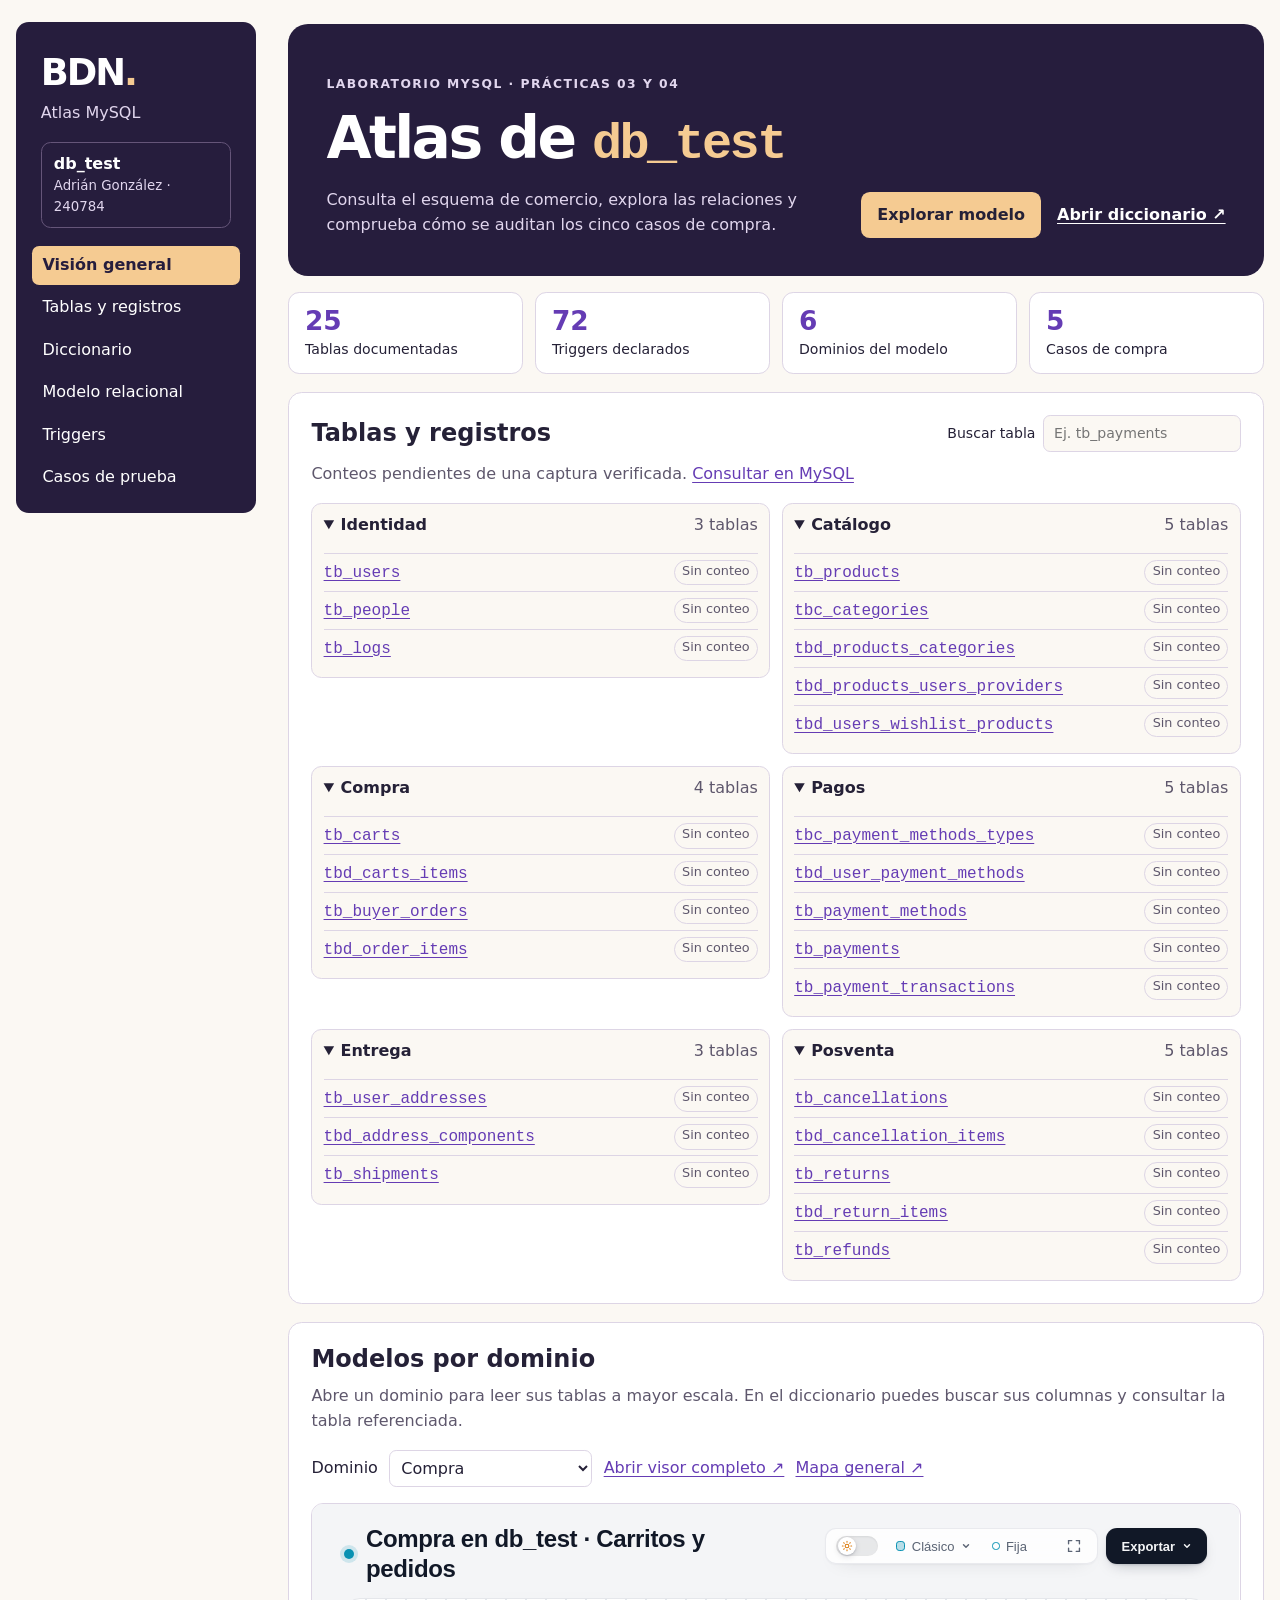
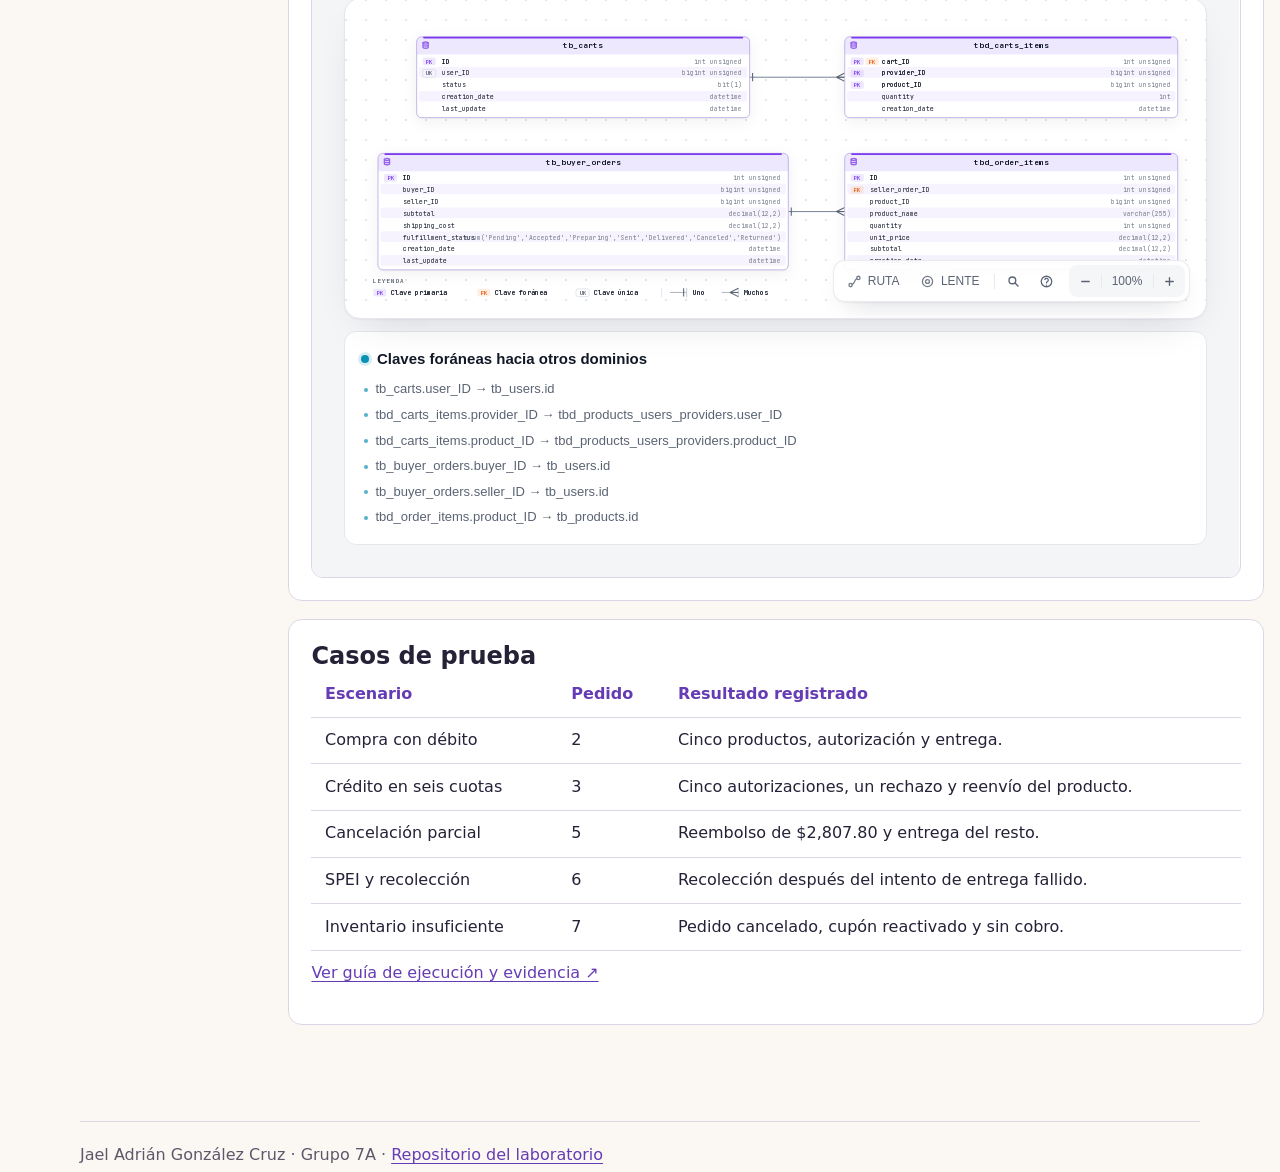
<file: Practica03/docs/index.html>
<!doctype html>
<html lang="es">
<head>
<meta charset="utf-8">
<meta name="viewport" content="width=device-width, initial-scale=1">
<title>Atlas MySQL · Adrián González</title>
<link rel="stylesheet" href="atlas.css?v=e31188f">
</head>
<body>
<a class="skip" href="#contenido">Saltar al contenido</a>
<div class="shell catalog-layout atlas-home"><aside class="catalog-side"><div class="atlas-sidebar-head"><a class="atlas-wordmark" href="index.html">BDN<span>.</span></a><span>Atlas MySQL</span><p><strong>db_test</strong><small>Adrián González · 240784</small></p></div><nav class="atlas-sections" aria-label="Secciones del atlas"><a href="index.html" aria-current="page">Visión general</a><a href="index.html#tablas">Tablas y registros</a><a href="diccionario.html">Diccionario</a><a href="index.html#modelos">Modelo relacional</a><a href="diccionario.html#triggers">Triggers</a><a href="index.html#casos">Casos de prueba</a></nav></aside><main class="catalog-main" id="contenido">
<section class="hero atlas-intro" aria-labelledby="titulo">
<div><p class="eyebrow">LABORATORIO MYSQL · PRÁCTICAS 03 Y 04</p>
<h1 id="titulo">Atlas de <code>db_test</code></h1>
<p>Consulta el esquema de comercio, explora las relaciones y comprueba cómo se auditan los cinco casos de compra.</p></div>
<div class="actions"><a class="primary" href="#modelos">Explorar modelo</a><a href="diccionario.html">Abrir diccionario ↗</a></div>
</section>
<nav class="atlas-metrics" aria-label="Resumen del esquema">
<a href="#tablas"><strong>25</strong><span>Tablas documentadas</span></a>
<a href="diccionario.html#triggers"><strong>72</strong><span>Triggers declarados</span></a>
<a href="#modelos"><strong>6</strong><span>Dominios del modelo</span></a>
<a href="#casos"><strong>5</strong><span>Casos de compra</span></a>
</nav>
<section id="tablas" class="atlas-panel"><div class="inventory-head"><h2>Tablas y registros</h2><label>Buscar tabla <input id="table-search" type="search" placeholder="Ej. tb_payments" autocomplete="off"></label></div><p><span id="snapshot-status">Conteos pendientes de una captura verificada.</span> <a href="conteos.sql">Consultar en MySQL</a></p><p id="table-results" role="status" hidden></p><div class="inventory"><details class="inventory-group" open><summary>Identidad <span>3 tablas</span></summary><ul><li><a href="diccionario.html#tb_users"><code>tb_users</code></a><span data-row-count="tb_users">Sin conteo</span></li><li><a href="diccionario.html#tb_people"><code>tb_people</code></a><span data-row-count="tb_people">Sin conteo</span></li><li><a href="diccionario.html#tb_logs"><code>tb_logs</code></a><span data-row-count="tb_logs">Sin conteo</span></li></ul></details>
<details class="inventory-group" open><summary>Catálogo <span>5 tablas</span></summary><ul><li><a href="diccionario.html#tb_products"><code>tb_products</code></a><span data-row-count="tb_products">Sin conteo</span></li><li><a href="diccionario.html#tbc_categories"><code>tbc_categories</code></a><span data-row-count="tbc_categories">Sin conteo</span></li><li><a href="diccionario.html#tbd_products_categories"><code>tbd_products_categories</code></a><span data-row-count="tbd_products_categories">Sin conteo</span></li><li><a href="diccionario.html#tbd_products_users_providers"><code>tbd_products_users_providers</code></a><span data-row-count="tbd_products_users_providers">Sin conteo</span></li><li><a href="diccionario.html#tbd_users_wishlist_products"><code>tbd_users_wishlist_products</code></a><span data-row-count="tbd_users_wishlist_products">Sin conteo</span></li></ul></details>
<details class="inventory-group" open><summary>Compra <span>4 tablas</span></summary><ul><li><a href="diccionario.html#tb_carts"><code>tb_carts</code></a><span data-row-count="tb_carts">Sin conteo</span></li><li><a href="diccionario.html#tbd_carts_items"><code>tbd_carts_items</code></a><span data-row-count="tbd_carts_items">Sin conteo</span></li><li><a href="diccionario.html#tb_buyer_orders"><code>tb_buyer_orders</code></a><span data-row-count="tb_buyer_orders">Sin conteo</span></li><li><a href="diccionario.html#tbd_order_items"><code>tbd_order_items</code></a><span data-row-count="tbd_order_items">Sin conteo</span></li></ul></details>
<details class="inventory-group" open><summary>Pagos <span>5 tablas</span></summary><ul><li><a href="diccionario.html#tbc_payment_methods_types"><code>tbc_payment_methods_types</code></a><span data-row-count="tbc_payment_methods_types">Sin conteo</span></li><li><a href="diccionario.html#tbd_user_payment_methods"><code>tbd_user_payment_methods</code></a><span data-row-count="tbd_user_payment_methods">Sin conteo</span></li><li><a href="diccionario.html#tb_payment_methods"><code>tb_payment_methods</code></a><span data-row-count="tb_payment_methods">Sin conteo</span></li><li><a href="diccionario.html#tb_payments"><code>tb_payments</code></a><span data-row-count="tb_payments">Sin conteo</span></li><li><a href="diccionario.html#tb_payment_transactions"><code>tb_payment_transactions</code></a><span data-row-count="tb_payment_transactions">Sin conteo</span></li></ul></details>
<details class="inventory-group" open><summary>Entrega <span>3 tablas</span></summary><ul><li><a href="diccionario.html#tb_user_addresses"><code>tb_user_addresses</code></a><span data-row-count="tb_user_addresses">Sin conteo</span></li><li><a href="diccionario.html#tbd_address_components"><code>tbd_address_components</code></a><span data-row-count="tbd_address_components">Sin conteo</span></li><li><a href="diccionario.html#tb_shipments"><code>tb_shipments</code></a><span data-row-count="tb_shipments">Sin conteo</span></li></ul></details>
<details class="inventory-group" open><summary>Posventa <span>5 tablas</span></summary><ul><li><a href="diccionario.html#tb_cancellations"><code>tb_cancellations</code></a><span data-row-count="tb_cancellations">Sin conteo</span></li><li><a href="diccionario.html#tbd_cancellation_items"><code>tbd_cancellation_items</code></a><span data-row-count="tbd_cancellation_items">Sin conteo</span></li><li><a href="diccionario.html#tb_returns"><code>tb_returns</code></a><span data-row-count="tb_returns">Sin conteo</span></li><li><a href="diccionario.html#tbd_return_items"><code>tbd_return_items</code></a><span data-row-count="tbd_return_items">Sin conteo</span></li><li><a href="diccionario.html#tb_refunds"><code>tb_refunds</code></a><span data-row-count="tb_refunds">Sin conteo</span></li></ul></details></div></section>
<section id="modelos" class="atlas-panel"><h2>Modelos por dominio</h2><p>Abre un dominio para leer sus tablas a mayor escala. En el diccionario puedes buscar sus columnas y consultar la tabla referenciada.</p>
<form class="model-controls"><label for="model-select">Dominio</label><select id="model-select"><option value="identidad.html">Identidad y auditoría</option><option value="catalogo.html">Catálogo</option><option value="compra.html" selected>Compra</option><option value="pagos.html">Pagos</option><option value="entrega.html">Entrega</option><option value="posventa.html">Posventa</option></select><a id="model-open" href="compra.html">Abrir visor completo ↗</a><a href="mere.html">Mapa general ↗</a></form><iframe class="model-frame" id="model-frame" title="Modelo relacional Archify" src="compra.html" loading="lazy"></iframe></section>
<section id="casos" class="atlas-panel"><h2>Casos de prueba</h2>
<div class="table-wrap"><table><thead><tr><th>Escenario</th><th>Pedido</th><th>Resultado registrado</th></tr></thead><tbody>
<tr><td>Compra con débito</td><td>2</td><td>Cinco productos, autorización y entrega.</td></tr>
<tr><td>Crédito en seis cuotas</td><td>3</td><td>Cinco autorizaciones, un rechazo y reenvío del producto.</td></tr>
<tr><td>Cancelación parcial</td><td>5</td><td>Reembolso de $2,807.80 y entrega del resto.</td></tr>
<tr><td>SPEI y recolección</td><td>6</td><td>Recolección después del intento de entrega fallido.</td></tr>
<tr><td>Inventario insuficiente</td><td>7</td><td>Pedido cancelado, cupón reactivado y sin cobro.</td></tr>
</tbody></table></div>
<p><a href="https://github.com/Jael240784/Practicas_BDN_240784/blob/main/Practica04/README.md">Ver guía de ejecución y evidencia ↗</a></p>
</section>
</main></div>
<footer class="shell footer">Jael Adrián González Cruz · Grupo 7A · <a href="https://github.com/Jael240784/Practicas_BDN_240784">Repositorio del laboratorio</a></footer>
<script src="conteos.js" defer></script><script src="modelos.js?v=e31188f" defer></script></body></html>
</file>
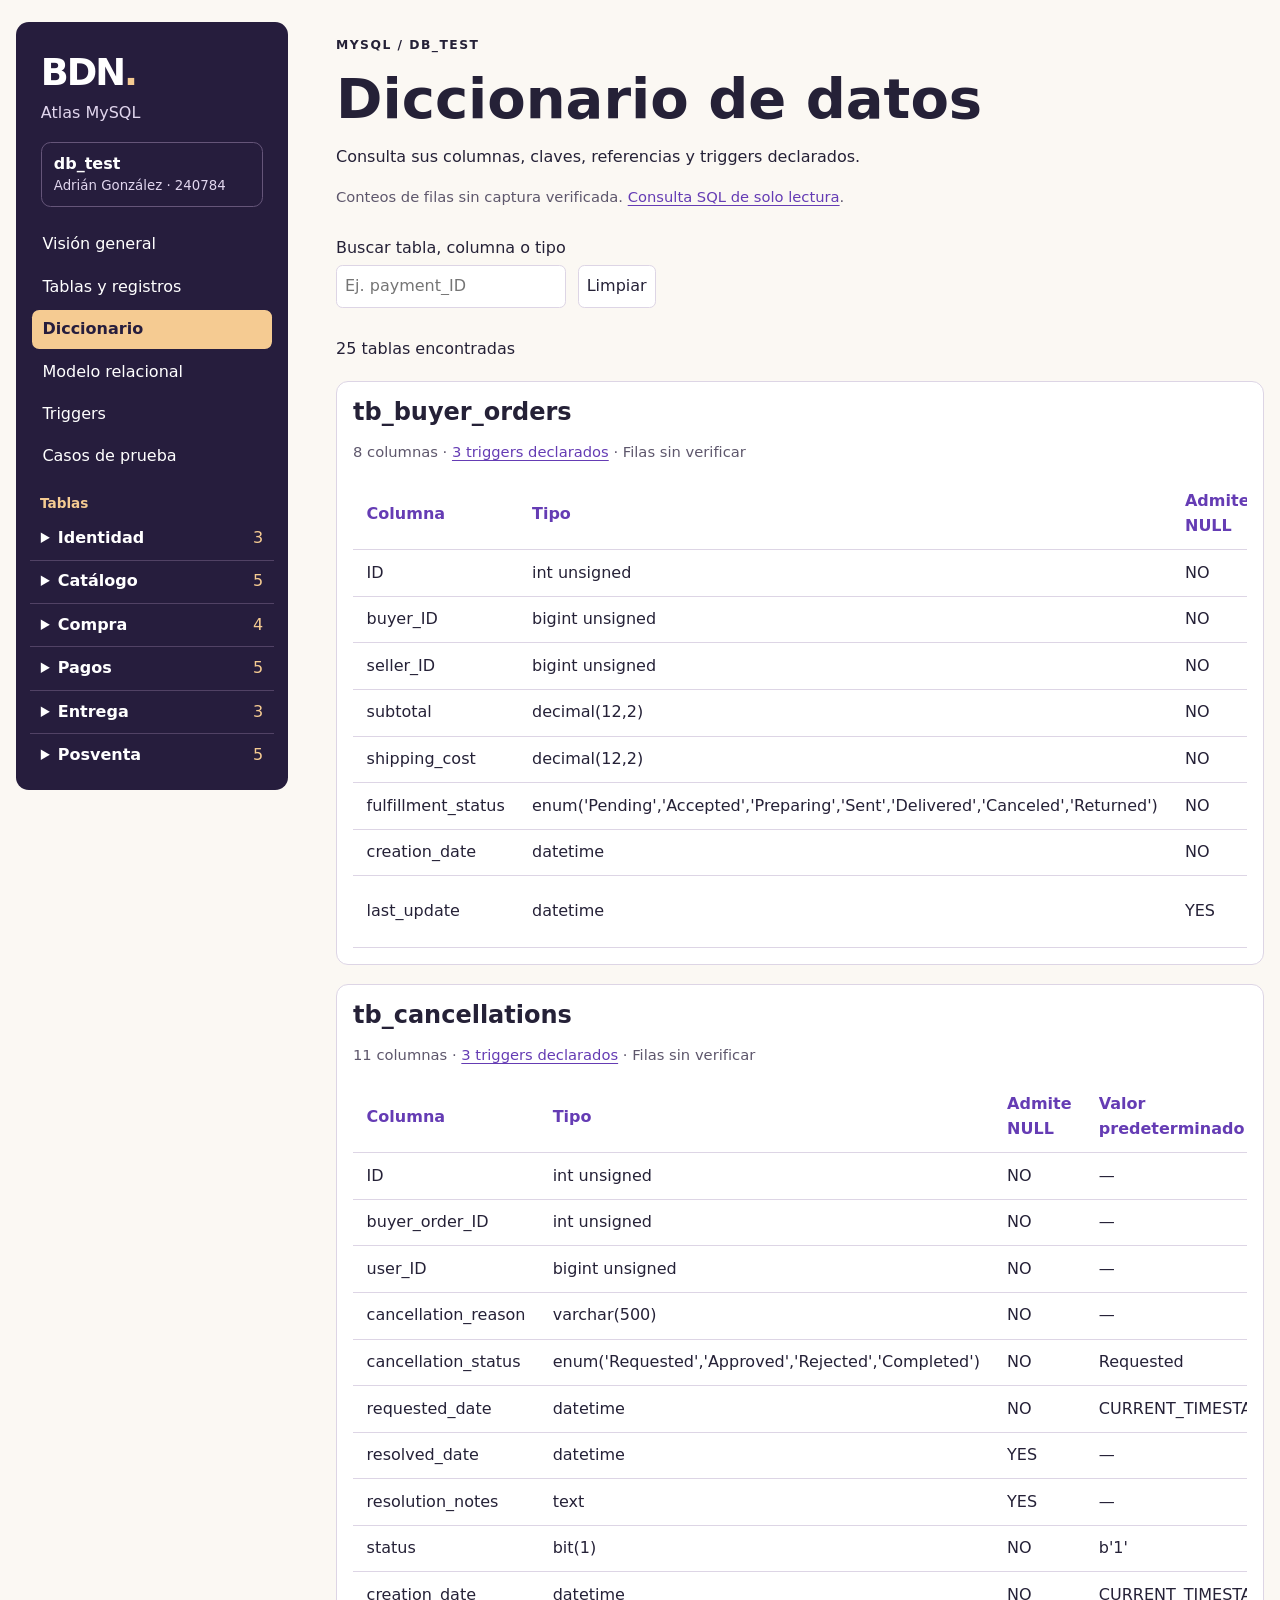
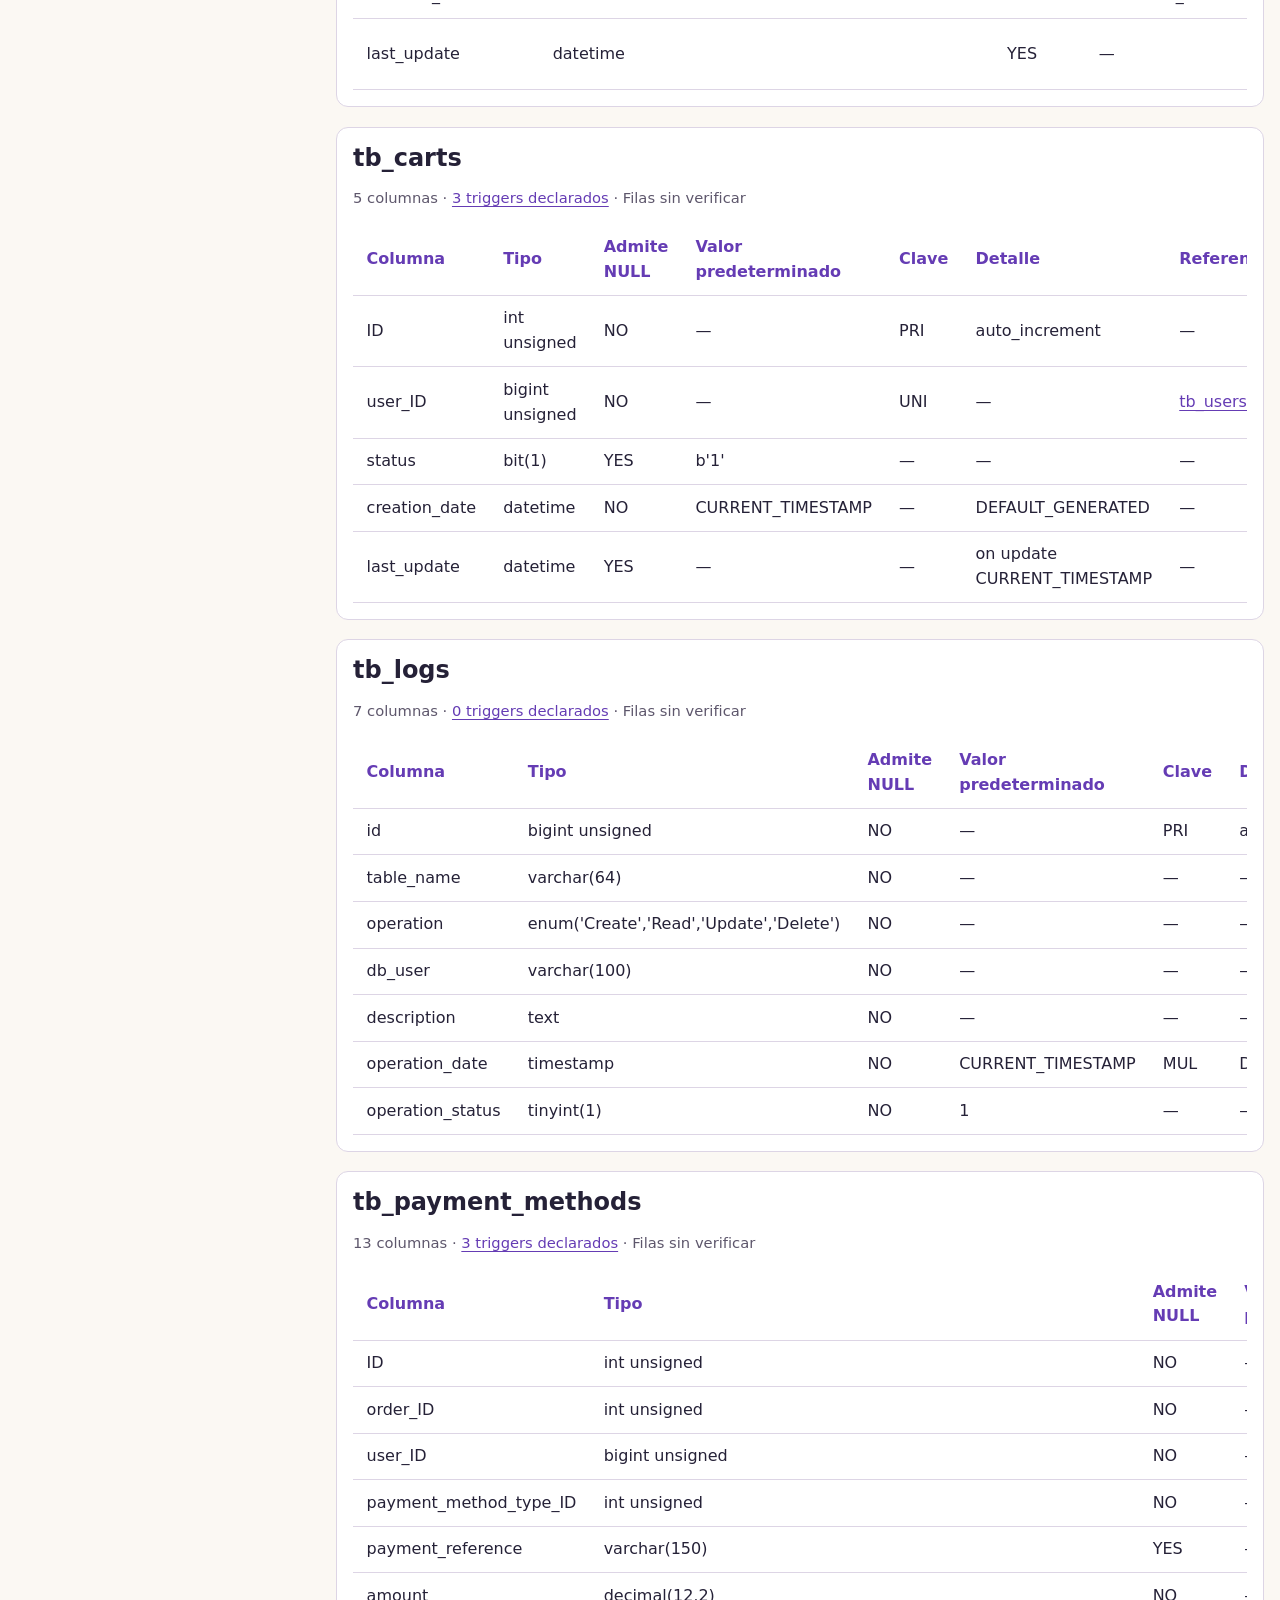
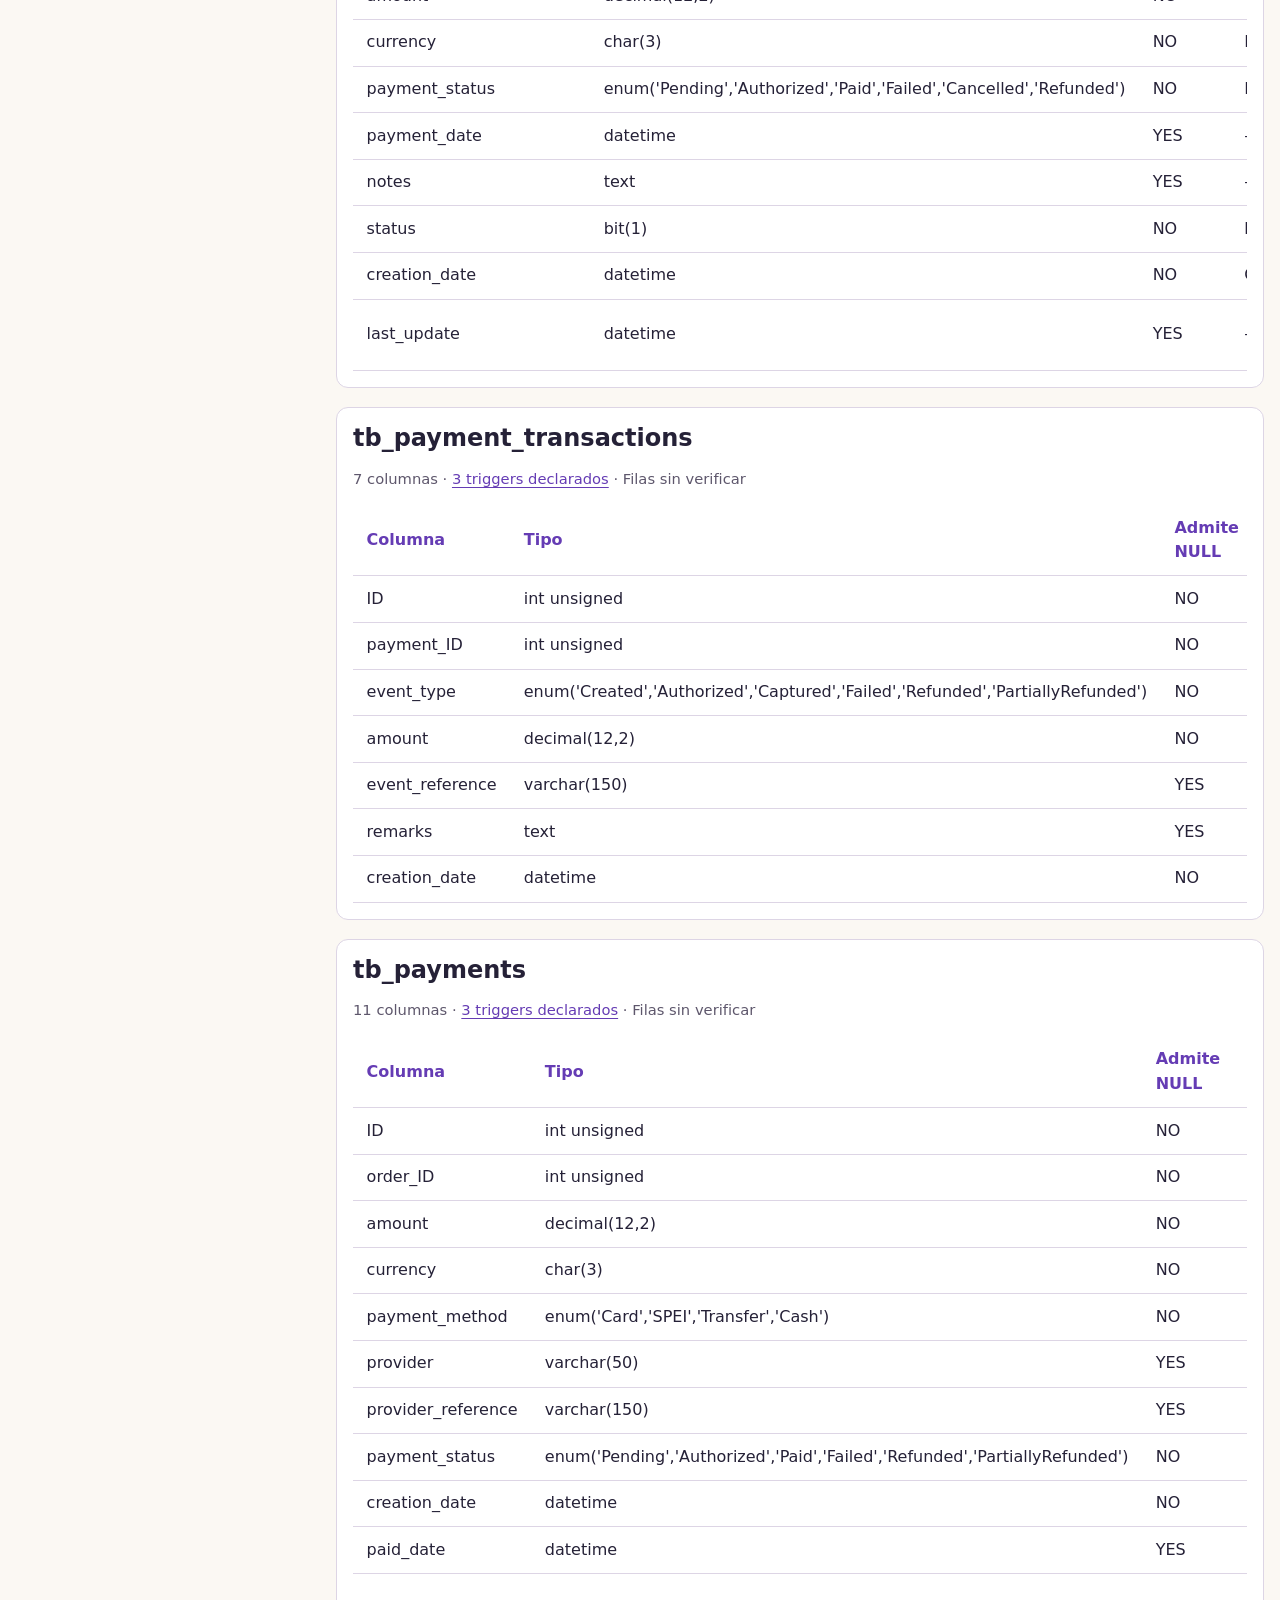
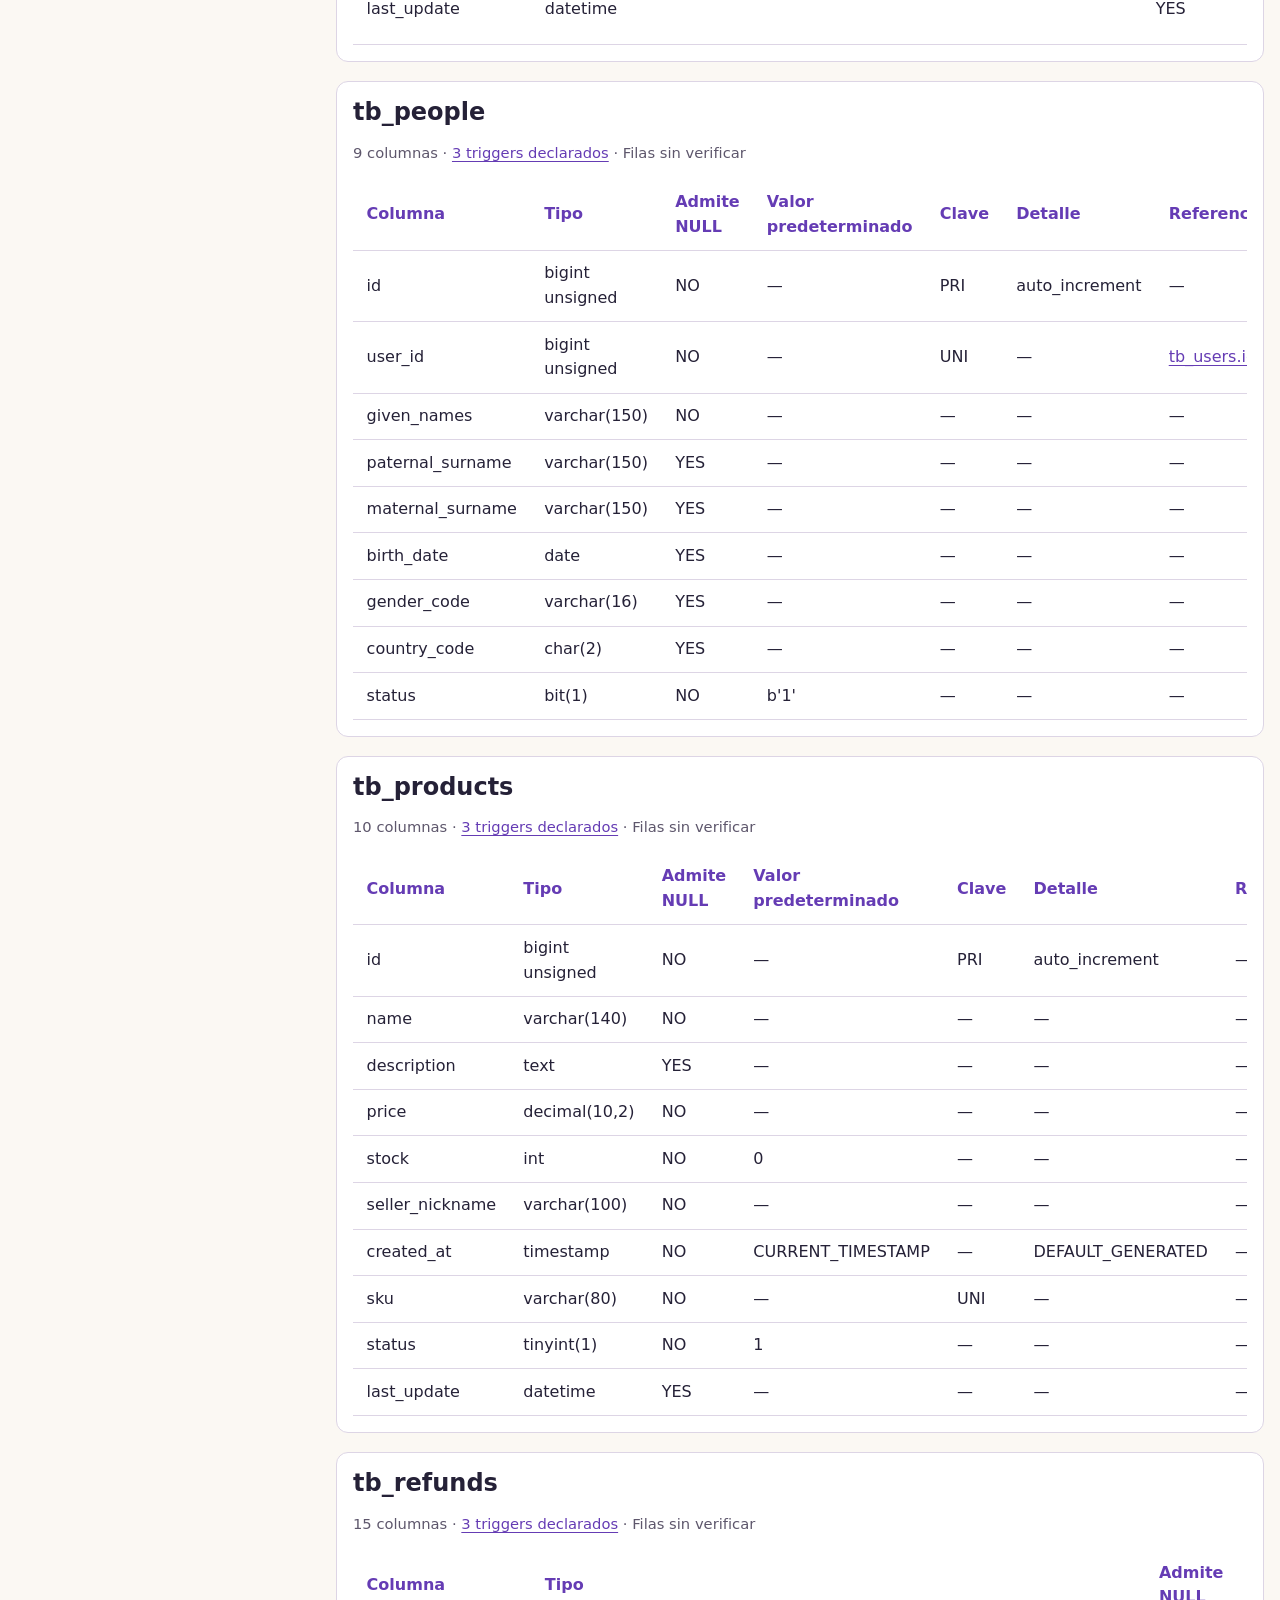
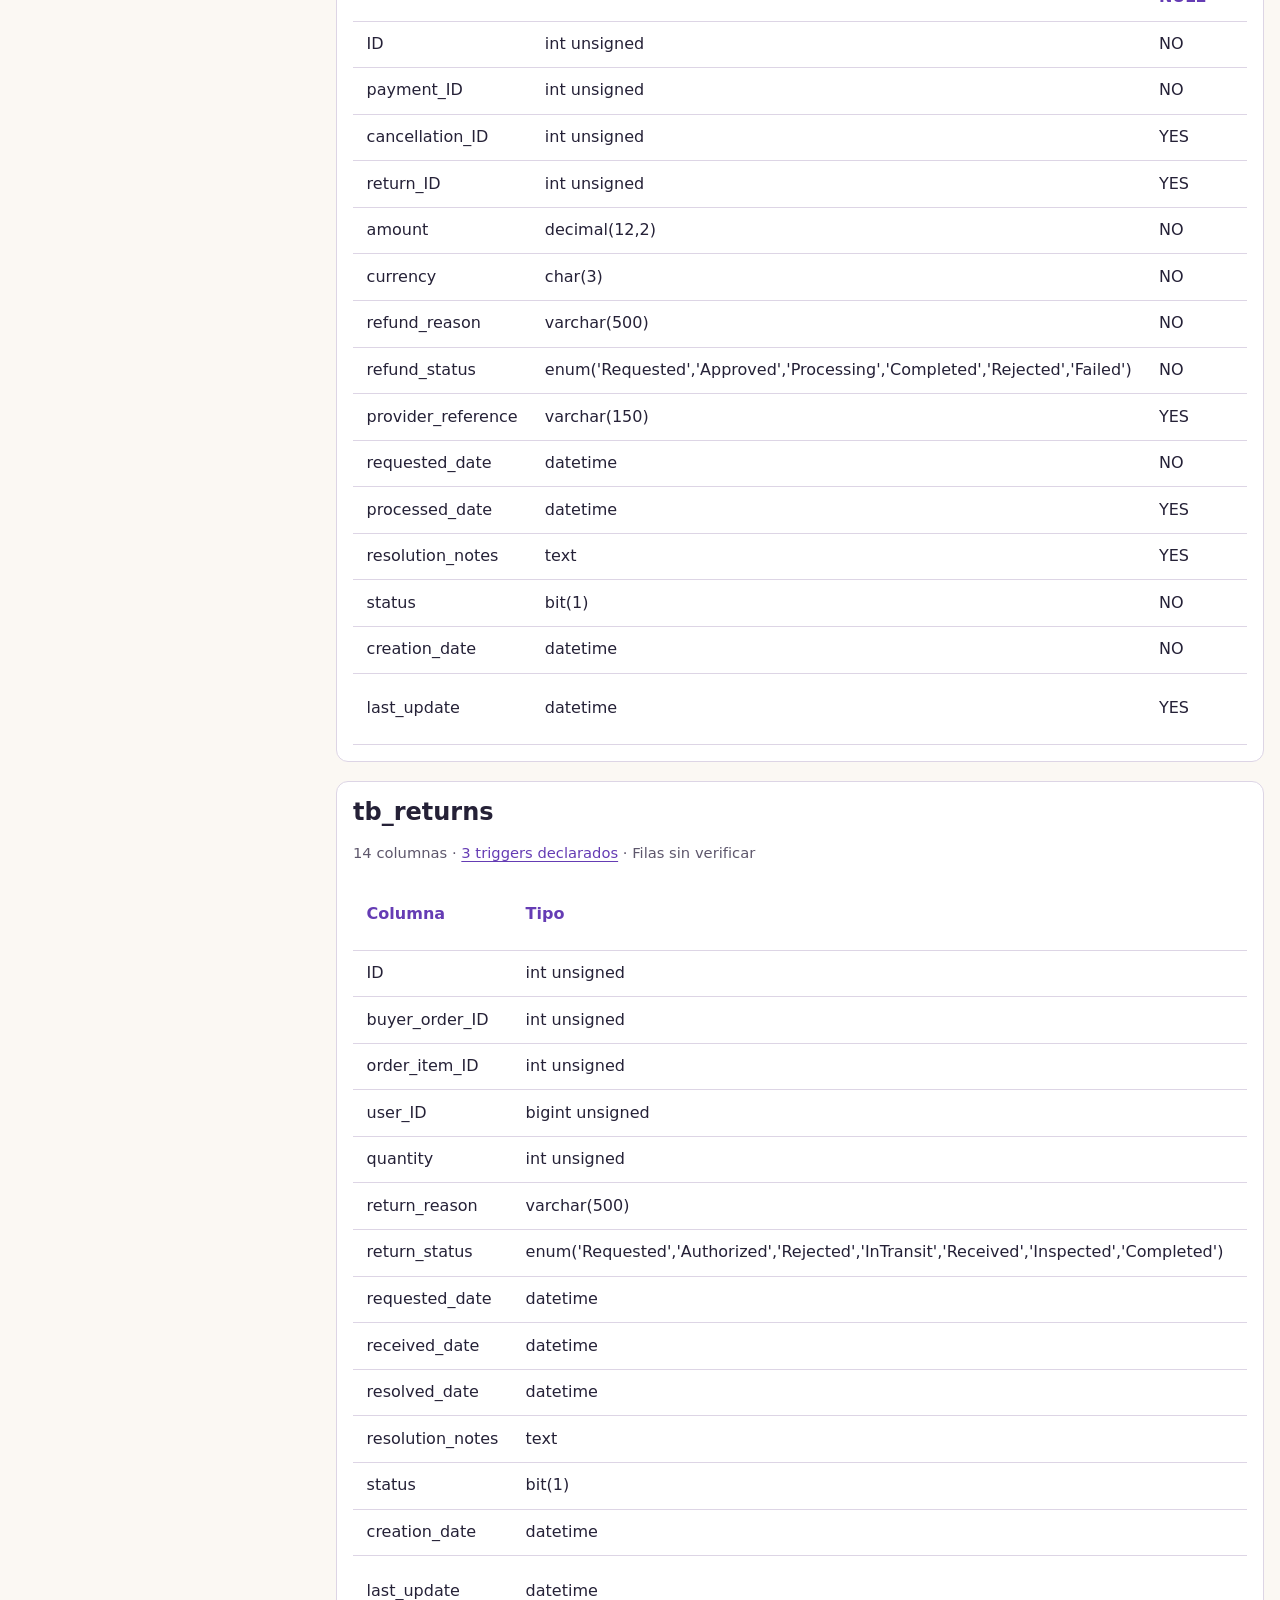
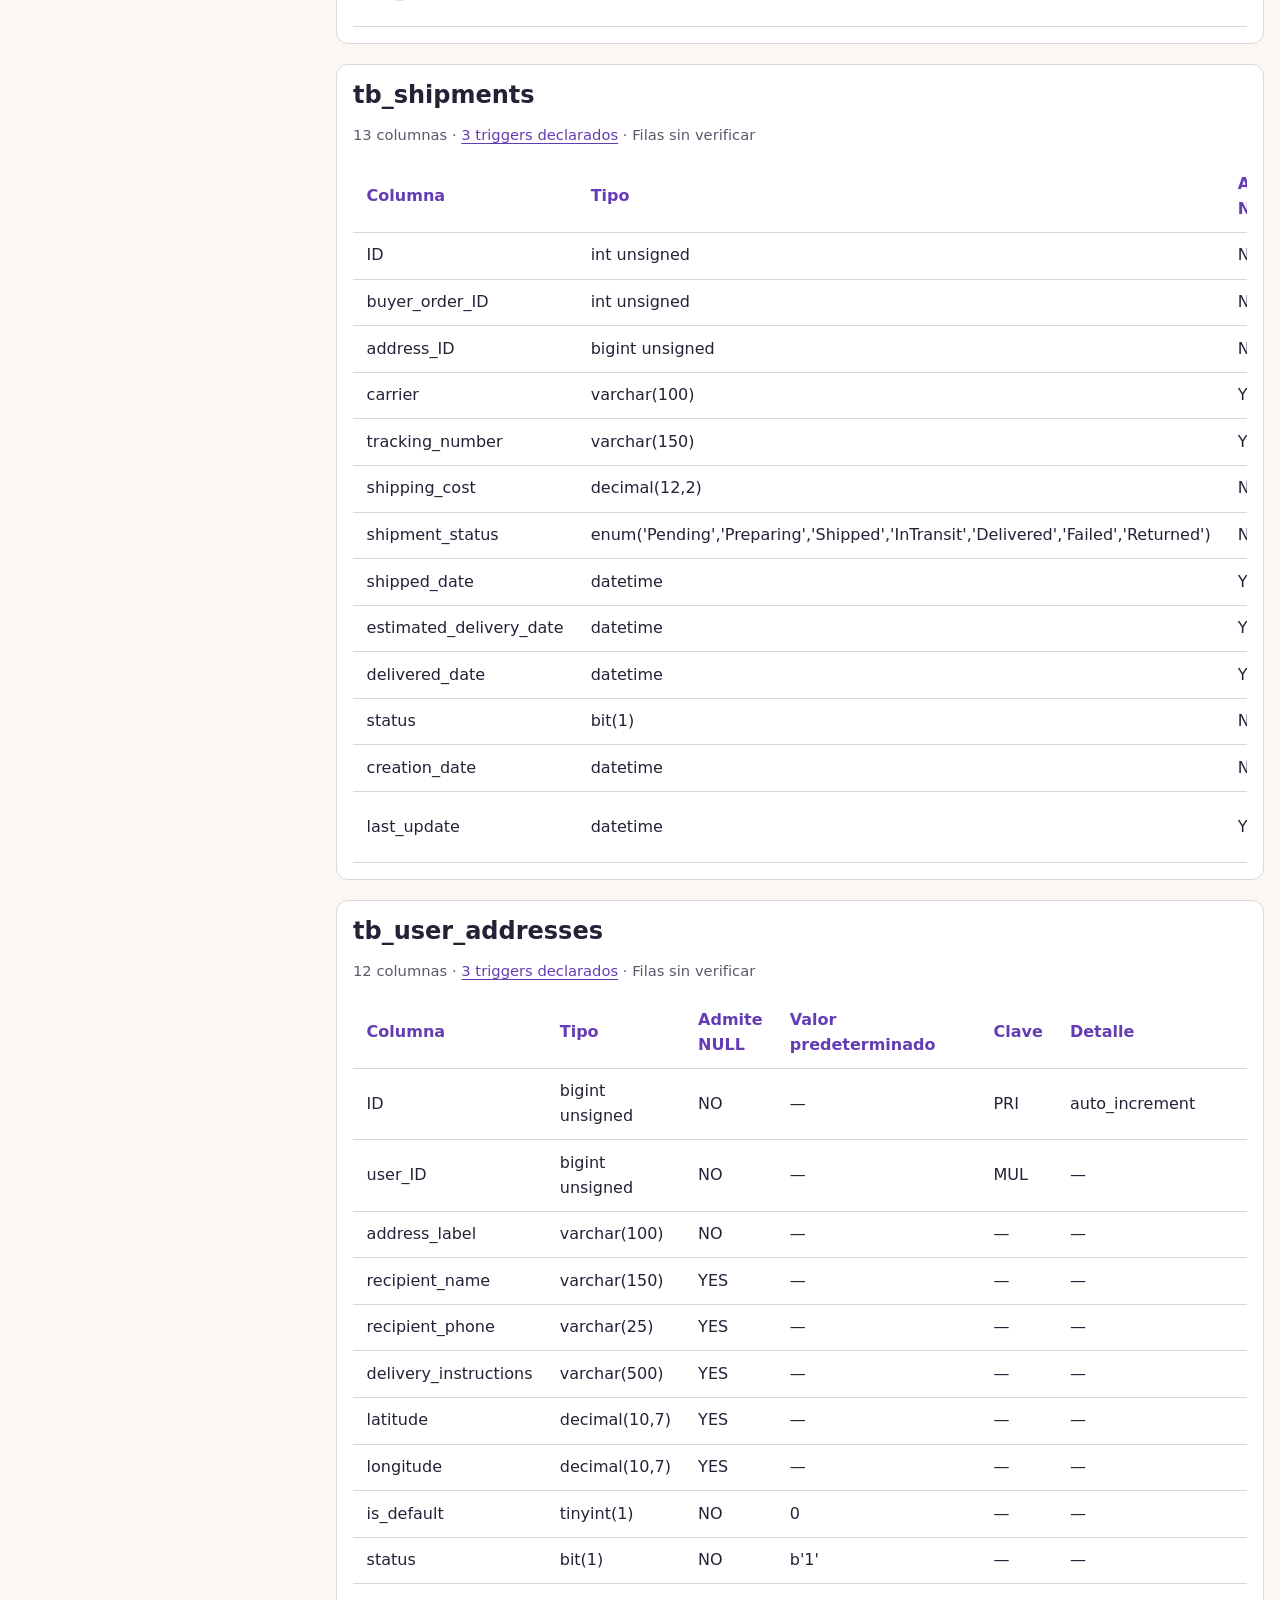
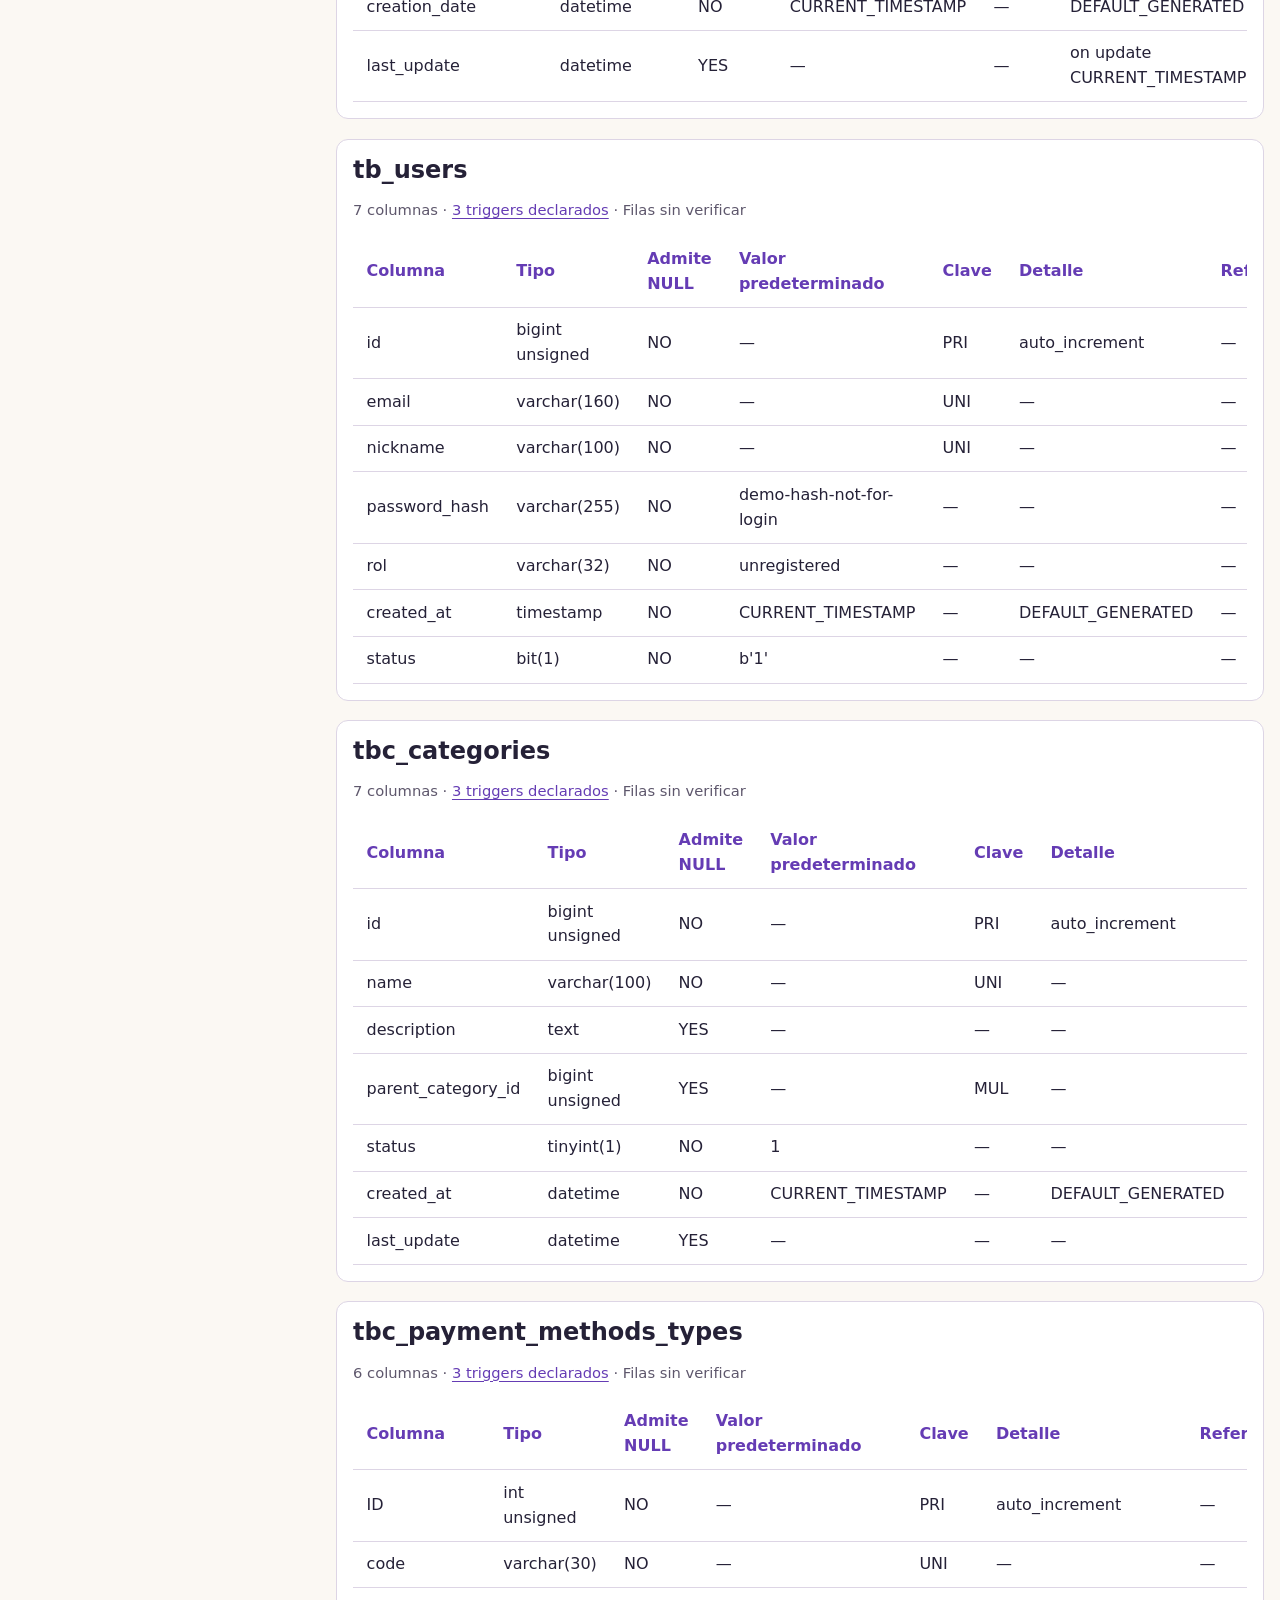
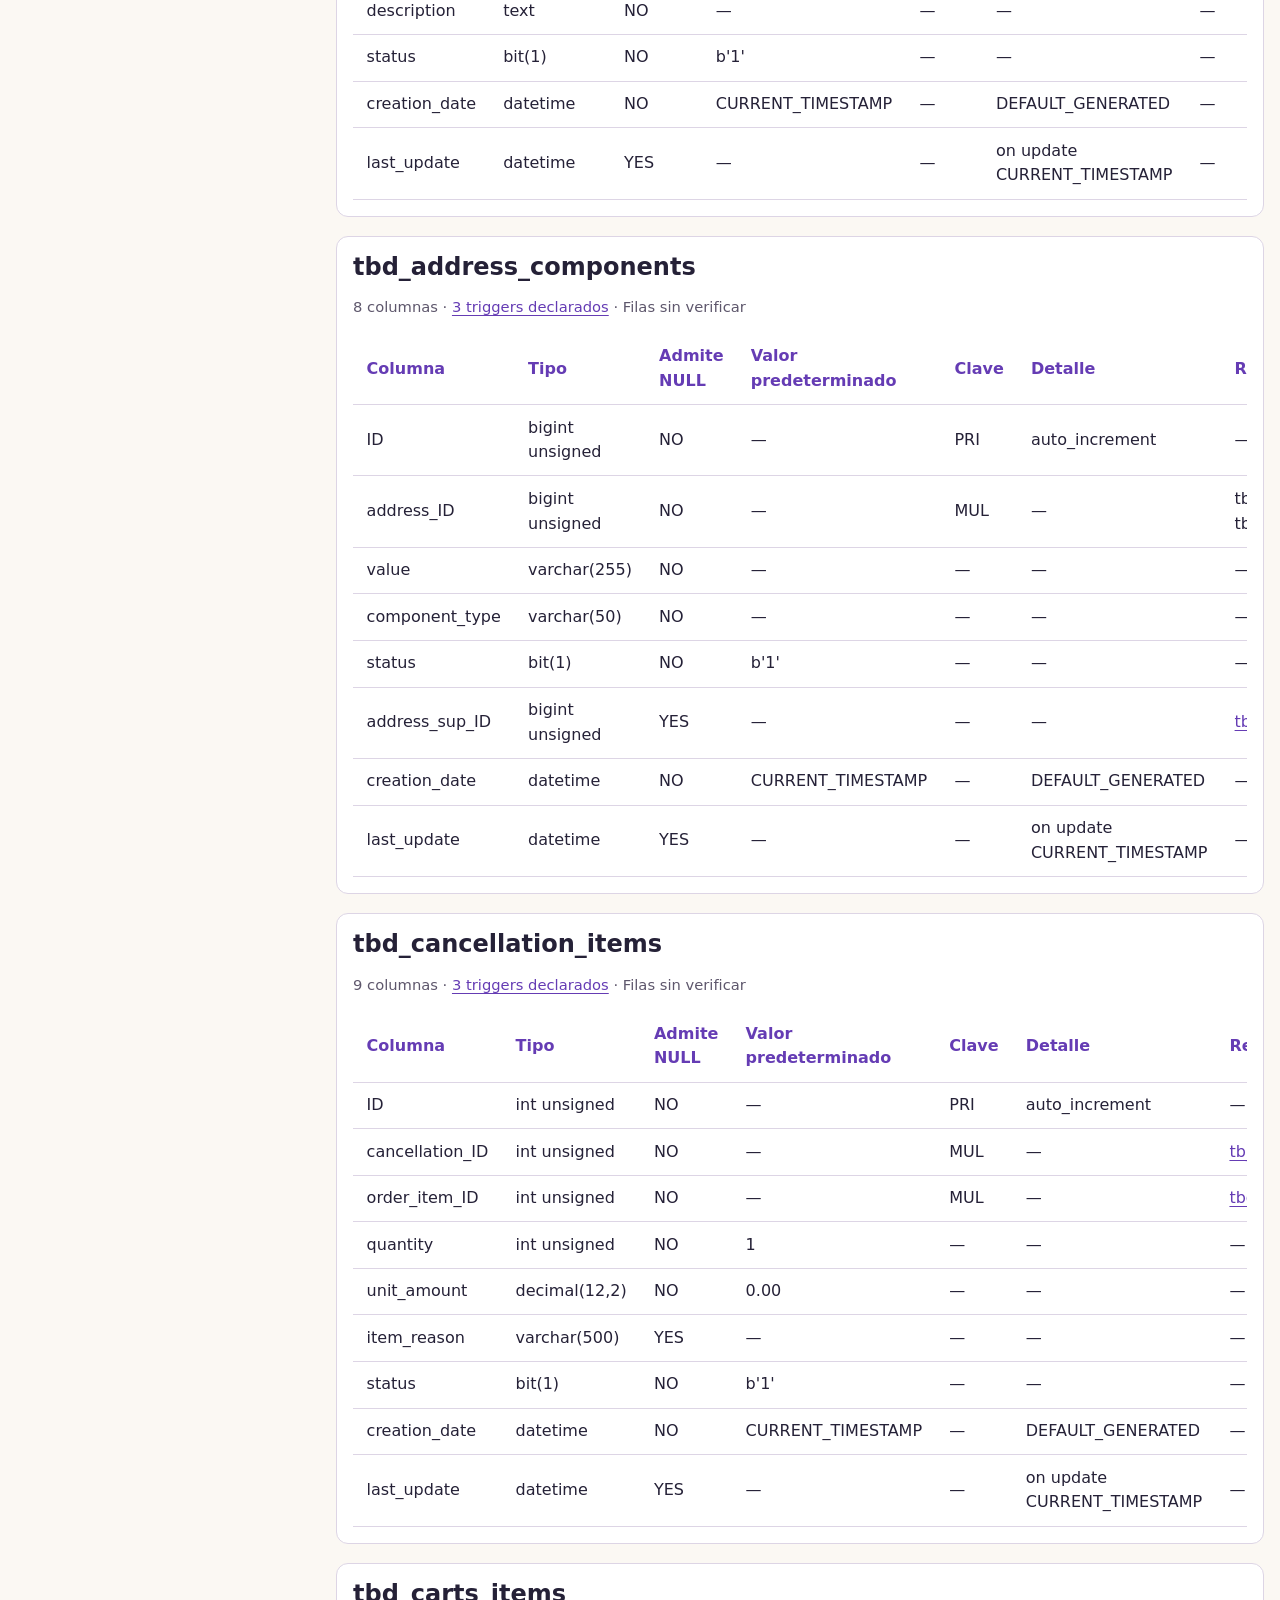
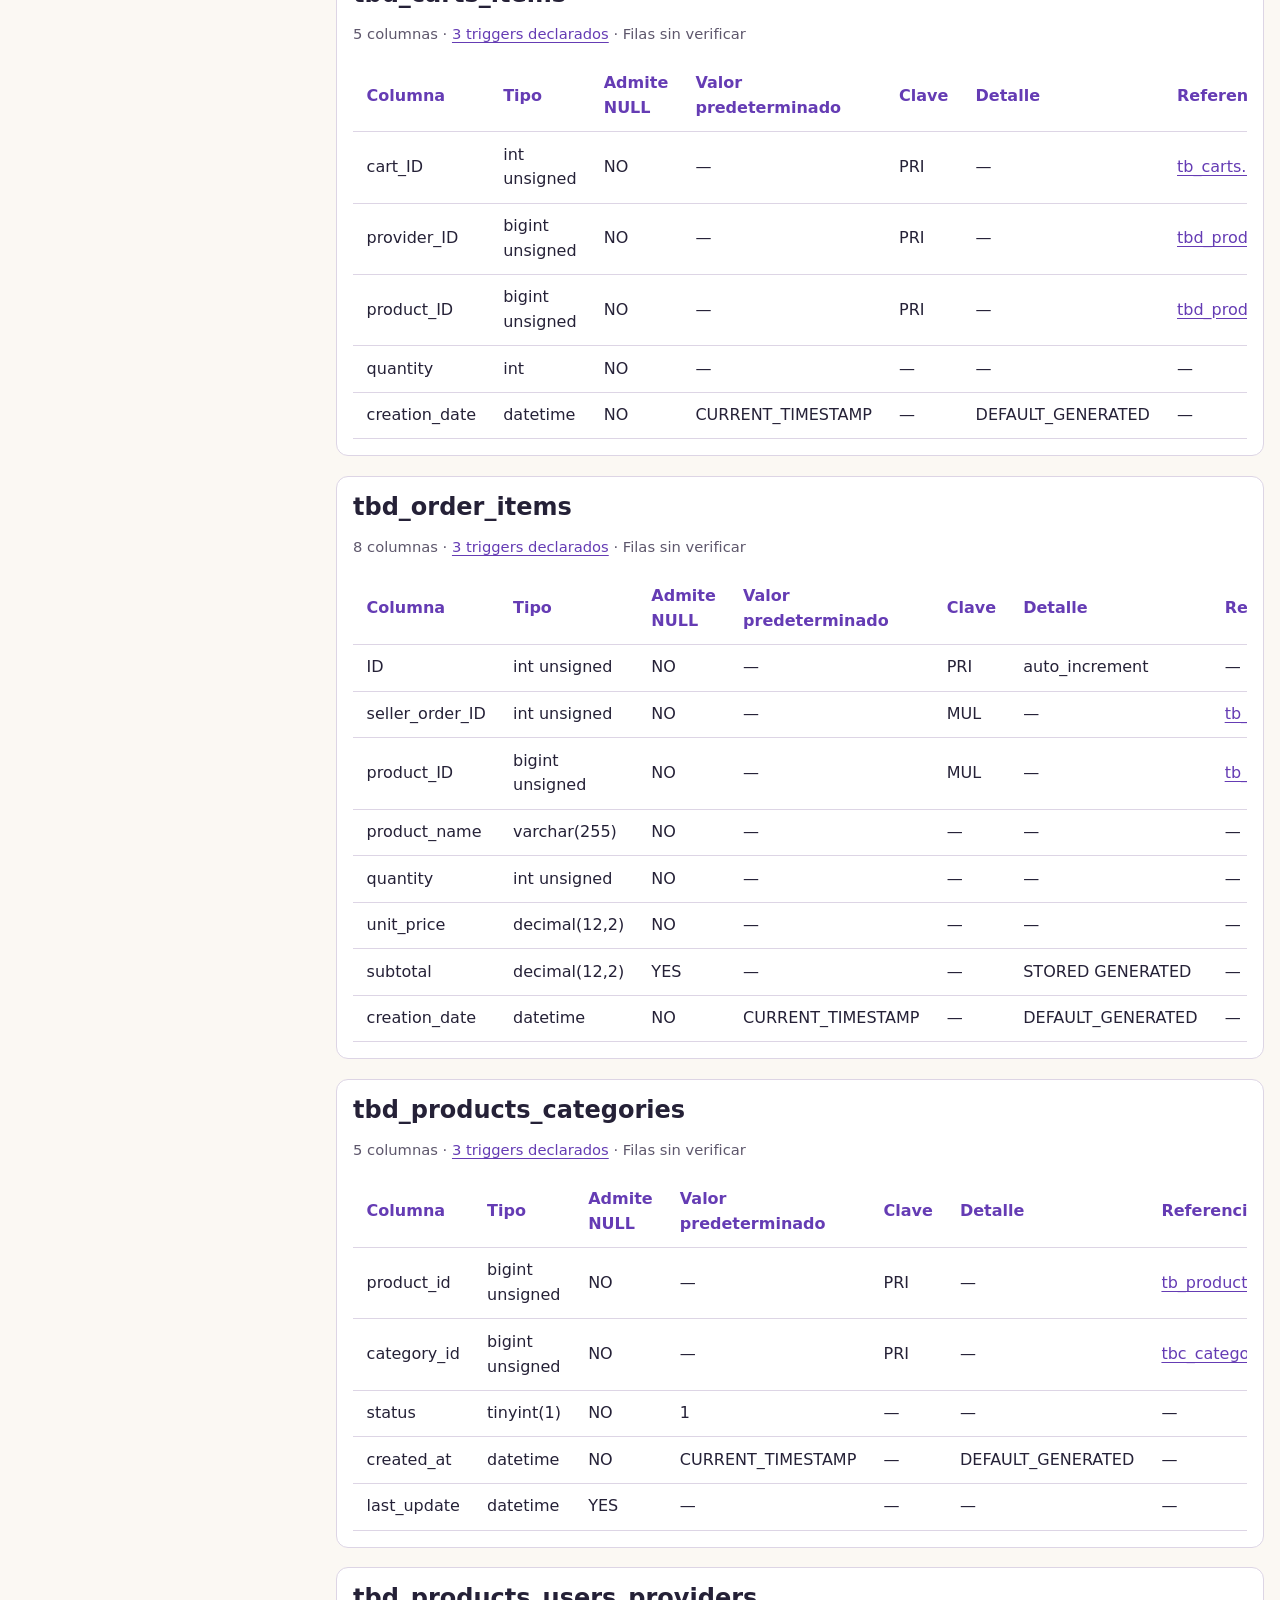
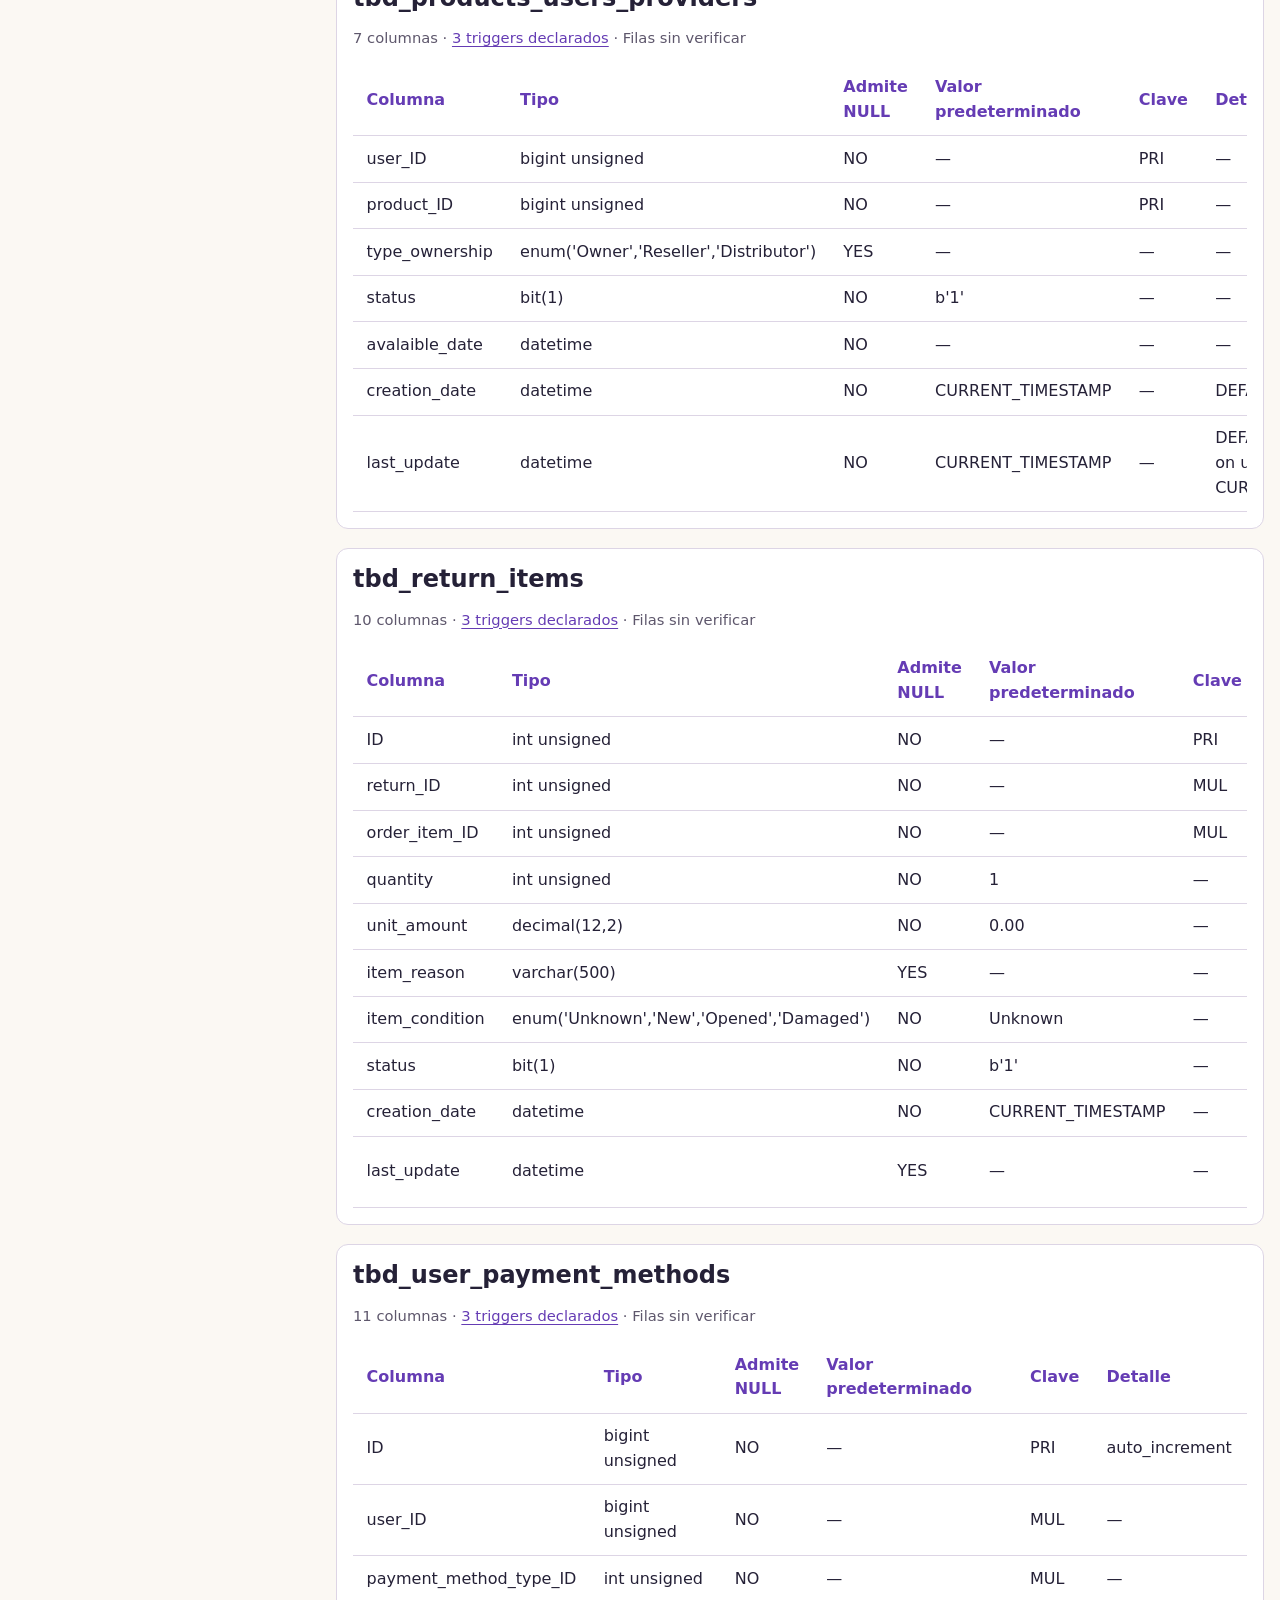
<file: Practica03/docs/diccionario.html>
<!doctype html>
<html lang="es">
<head><meta charset="utf-8"><meta name="viewport" content="width=device-width, initial-scale=1"><title>Diccionario MySQL · 240784</title><link rel="stylesheet" href="atlas.css?v=e31188f"></head>
<body>
<a class="skip" href="#catalogo">Saltar al contenido</a><div class="shell catalog-layout"><aside class="catalog-side"><div class="atlas-sidebar-head"><a class="atlas-wordmark" href="index.html">BDN<span>.</span></a><span>Atlas MySQL</span><p><strong>db_test</strong><small>Adrián González · 240784</small></p></div><nav class="atlas-sections" aria-label="Secciones del atlas"><a href="index.html">Visión general</a><a href="index.html#tablas">Tablas y registros</a><a href="diccionario.html" aria-current="page">Diccionario</a><a href="index.html#modelos">Modelo relacional</a><a href="diccionario.html#triggers">Triggers</a><a href="index.html#casos">Casos de prueba</a></nav><h2>Tablas</h2><details class="catalog-group"><summary>Identidad <span>3</span></summary><a class="domain-link" href="identidad.html">Abrir modelo Archify ↗</a><nav aria-label="Tablas de Identidad"><a href="#tb_users"><code>tb_users</code></a><a href="#tb_people"><code>tb_people</code></a><a href="#tb_logs"><code>tb_logs</code></a></nav></details>
<details class="catalog-group"><summary>Catálogo <span>5</span></summary><a class="domain-link" href="catalogo.html">Abrir modelo Archify ↗</a><nav aria-label="Tablas de Catálogo"><a href="#tb_products"><code>tb_products</code></a><a href="#tbc_categories"><code>tbc_categories</code></a><a href="#tbd_products_categories"><code>tbd_products_categories</code></a><a href="#tbd_products_users_providers"><code>tbd_products_users_providers</code></a><a href="#tbd_users_wishlist_products"><code>tbd_users_wishlist_products</code></a></nav></details>
<details class="catalog-group"><summary>Compra <span>4</span></summary><a class="domain-link" href="compra.html">Abrir modelo Archify ↗</a><nav aria-label="Tablas de Compra"><a href="#tb_carts"><code>tb_carts</code></a><a href="#tbd_carts_items"><code>tbd_carts_items</code></a><a href="#tb_buyer_orders"><code>tb_buyer_orders</code></a><a href="#tbd_order_items"><code>tbd_order_items</code></a></nav></details>
<details class="catalog-group"><summary>Pagos <span>5</span></summary><a class="domain-link" href="pagos.html">Abrir modelo Archify ↗</a><nav aria-label="Tablas de Pagos"><a href="#tbc_payment_methods_types"><code>tbc_payment_methods_types</code></a><a href="#tbd_user_payment_methods"><code>tbd_user_payment_methods</code></a><a href="#tb_payment_methods"><code>tb_payment_methods</code></a><a href="#tb_payments"><code>tb_payments</code></a><a href="#tb_payment_transactions"><code>tb_payment_transactions</code></a></nav></details>
<details class="catalog-group"><summary>Entrega <span>3</span></summary><a class="domain-link" href="entrega.html">Abrir modelo Archify ↗</a><nav aria-label="Tablas de Entrega"><a href="#tb_user_addresses"><code>tb_user_addresses</code></a><a href="#tbd_address_components"><code>tbd_address_components</code></a><a href="#tb_shipments"><code>tb_shipments</code></a></nav></details>
<details class="catalog-group"><summary>Posventa <span>5</span></summary><a class="domain-link" href="posventa.html">Abrir modelo Archify ↗</a><nav aria-label="Tablas de Posventa"><a href="#tb_cancellations"><code>tb_cancellations</code></a><a href="#tbd_cancellation_items"><code>tbd_cancellation_items</code></a><a href="#tb_returns"><code>tb_returns</code></a><a href="#tbd_return_items"><code>tbd_return_items</code></a><a href="#tb_refunds"><code>tb_refunds</code></a></nav></details></aside><main id="catalogo" class="catalog-main"><p class="eyebrow">MYSQL / DB_TEST</p><h1>Diccionario de datos</h1><p>Consulta sus columnas, claves, referencias y triggers declarados.</p><p class="snapshot-note"><span id="snapshot-status">Conteos de filas sin captura verificada.</span> <a href="conteos.sql">Consulta SQL de solo lectura</a>.</p>
<div class="lookup" hidden>
<label>Buscar tabla, columna o tipo<input id="filter" type="search" placeholder="Ej. payment_ID"></label>
<button type="button" id="clear">Limpiar</button>
</div>
<p id="matches" role="status"></p>
<article class="entity" id="tb_buyer_orders"><h2>tb_buyer_orders</h2><p class="entity-meta">8 columnas · <a href="#triggers">3 triggers declarados</a> · <span data-row-count="tb_buyer_orders">Filas sin verificar</span></p><div class="table-wrap" tabindex="0" role="region" aria-label="Columnas de tb_buyer_orders"><table>
<tr><th>Columna</th><th>Tipo</th><th>Admite NULL</th><th>Valor predeterminado</th><th>Clave</th><th>Detalle</th><th>Referencias</th></tr>
<tr><td>ID</td><td>int unsigned</td><td>NO</td><td>—</td><td>PRI</td><td>auto_increment</td><td>—</td></tr>
<tr><td>buyer_ID</td><td>bigint unsigned</td><td>NO</td><td>—</td><td>MUL</td><td>—</td><td><a href="#tb_users">tb_users.id</a></td></tr>
<tr><td>seller_ID</td><td>bigint unsigned</td><td>NO</td><td>—</td><td>MUL</td><td>—</td><td><a href="#tb_users">tb_users.id</a></td></tr>
<tr><td>subtotal</td><td>decimal(12,2)</td><td>NO</td><td>0.00</td><td>—</td><td>—</td><td>—</td></tr>
<tr><td>shipping_cost</td><td>decimal(12,2)</td><td>NO</td><td>0.00</td><td>—</td><td>—</td><td>—</td></tr>
<tr><td>fulfillment_status</td><td>enum(&#x27;Pending&#x27;,&#x27;Accepted&#x27;,&#x27;Preparing&#x27;,&#x27;Sent&#x27;,&#x27;Delivered&#x27;,&#x27;Canceled&#x27;,&#x27;Returned&#x27;)</td><td>NO</td><td>Pending</td><td>—</td><td>—</td><td>—</td></tr>
<tr><td>creation_date</td><td>datetime</td><td>NO</td><td>CURRENT_TIMESTAMP</td><td>—</td><td>DEFAULT_GENERATED</td><td>—</td></tr>
<tr><td>last_update</td><td>datetime</td><td>YES</td><td>—</td><td>—</td><td>on update CURRENT_TIMESTAMP</td><td>—</td></tr>
</table></div></article>
<article class="entity" id="tb_cancellations"><h2>tb_cancellations</h2><p class="entity-meta">11 columnas · <a href="#triggers">3 triggers declarados</a> · <span data-row-count="tb_cancellations">Filas sin verificar</span></p><div class="table-wrap" tabindex="0" role="region" aria-label="Columnas de tb_cancellations"><table>
<tr><th>Columna</th><th>Tipo</th><th>Admite NULL</th><th>Valor predeterminado</th><th>Clave</th><th>Detalle</th><th>Referencias</th></tr>
<tr><td>ID</td><td>int unsigned</td><td>NO</td><td>—</td><td>PRI</td><td>auto_increment</td><td>—</td></tr>
<tr><td>buyer_order_ID</td><td>int unsigned</td><td>NO</td><td>—</td><td>MUL</td><td>—</td><td><a href="#tb_buyer_orders">tb_buyer_orders.ID</a></td></tr>
<tr><td>user_ID</td><td>bigint unsigned</td><td>NO</td><td>—</td><td>MUL</td><td>—</td><td><a href="#tb_users">tb_users.id</a></td></tr>
<tr><td>cancellation_reason</td><td>varchar(500)</td><td>NO</td><td>—</td><td>—</td><td>—</td><td>—</td></tr>
<tr><td>cancellation_status</td><td>enum(&#x27;Requested&#x27;,&#x27;Approved&#x27;,&#x27;Rejected&#x27;,&#x27;Completed&#x27;)</td><td>NO</td><td>Requested</td><td>—</td><td>—</td><td>—</td></tr>
<tr><td>requested_date</td><td>datetime</td><td>NO</td><td>CURRENT_TIMESTAMP</td><td>—</td><td>DEFAULT_GENERATED</td><td>—</td></tr>
<tr><td>resolved_date</td><td>datetime</td><td>YES</td><td>—</td><td>—</td><td>—</td><td>—</td></tr>
<tr><td>resolution_notes</td><td>text</td><td>YES</td><td>—</td><td>—</td><td>—</td><td>—</td></tr>
<tr><td>status</td><td>bit(1)</td><td>NO</td><td>b&#x27;1&#x27;</td><td>—</td><td>—</td><td>—</td></tr>
<tr><td>creation_date</td><td>datetime</td><td>NO</td><td>CURRENT_TIMESTAMP</td><td>—</td><td>DEFAULT_GENERATED</td><td>—</td></tr>
<tr><td>last_update</td><td>datetime</td><td>YES</td><td>—</td><td>—</td><td>on update CURRENT_TIMESTAMP</td><td>—</td></tr>
</table></div></article>
<article class="entity" id="tb_carts"><h2>tb_carts</h2><p class="entity-meta">5 columnas · <a href="#triggers">3 triggers declarados</a> · <span data-row-count="tb_carts">Filas sin verificar</span></p><div class="table-wrap" tabindex="0" role="region" aria-label="Columnas de tb_carts"><table>
<tr><th>Columna</th><th>Tipo</th><th>Admite NULL</th><th>Valor predeterminado</th><th>Clave</th><th>Detalle</th><th>Referencias</th></tr>
<tr><td>ID</td><td>int unsigned</td><td>NO</td><td>—</td><td>PRI</td><td>auto_increment</td><td>—</td></tr>
<tr><td>user_ID</td><td>bigint unsigned</td><td>NO</td><td>—</td><td>UNI</td><td>—</td><td><a href="#tb_users">tb_users.id</a></td></tr>
<tr><td>status</td><td>bit(1)</td><td>YES</td><td>b&#x27;1&#x27;</td><td>—</td><td>—</td><td>—</td></tr>
<tr><td>creation_date</td><td>datetime</td><td>NO</td><td>CURRENT_TIMESTAMP</td><td>—</td><td>DEFAULT_GENERATED</td><td>—</td></tr>
<tr><td>last_update</td><td>datetime</td><td>YES</td><td>—</td><td>—</td><td>on update CURRENT_TIMESTAMP</td><td>—</td></tr>
</table></div></article>
<article class="entity" id="tb_logs"><h2>tb_logs</h2><p class="entity-meta">7 columnas · <a href="#triggers">0 triggers declarados</a> · <span data-row-count="tb_logs">Filas sin verificar</span></p><div class="table-wrap" tabindex="0" role="region" aria-label="Columnas de tb_logs"><table>
<tr><th>Columna</th><th>Tipo</th><th>Admite NULL</th><th>Valor predeterminado</th><th>Clave</th><th>Detalle</th><th>Referencias</th></tr>
<tr><td>id</td><td>bigint unsigned</td><td>NO</td><td>—</td><td>PRI</td><td>auto_increment</td><td>—</td></tr>
<tr><td>table_name</td><td>varchar(64)</td><td>NO</td><td>—</td><td>—</td><td>—</td><td>—</td></tr>
<tr><td>operation</td><td>enum(&#x27;Create&#x27;,&#x27;Read&#x27;,&#x27;Update&#x27;,&#x27;Delete&#x27;)</td><td>NO</td><td>—</td><td>—</td><td>—</td><td>—</td></tr>
<tr><td>db_user</td><td>varchar(100)</td><td>NO</td><td>—</td><td>—</td><td>—</td><td>—</td></tr>
<tr><td>description</td><td>text</td><td>NO</td><td>—</td><td>—</td><td>—</td><td>—</td></tr>
<tr><td>operation_date</td><td>timestamp</td><td>NO</td><td>CURRENT_TIMESTAMP</td><td>MUL</td><td>DEFAULT_GENERATED</td><td>—</td></tr>
<tr><td>operation_status</td><td>tinyint(1)</td><td>NO</td><td>1</td><td>—</td><td>—</td><td>—</td></tr>
</table></div></article>
<article class="entity" id="tb_payment_methods"><h2>tb_payment_methods</h2><p class="entity-meta">13 columnas · <a href="#triggers">3 triggers declarados</a> · <span data-row-count="tb_payment_methods">Filas sin verificar</span></p><div class="table-wrap" tabindex="0" role="region" aria-label="Columnas de tb_payment_methods"><table>
<tr><th>Columna</th><th>Tipo</th><th>Admite NULL</th><th>Valor predeterminado</th><th>Clave</th><th>Detalle</th><th>Referencias</th></tr>
<tr><td>ID</td><td>int unsigned</td><td>NO</td><td>—</td><td>PRI</td><td>auto_increment</td><td>—</td></tr>
<tr><td>order_ID</td><td>int unsigned</td><td>NO</td><td>—</td><td>MUL</td><td>—</td><td><a href="#tb_buyer_orders">tb_buyer_orders.ID</a></td></tr>
<tr><td>user_ID</td><td>bigint unsigned</td><td>NO</td><td>—</td><td>MUL</td><td>—</td><td><a href="#tb_users">tb_users.id</a></td></tr>
<tr><td>payment_method_type_ID</td><td>int unsigned</td><td>NO</td><td>—</td><td>MUL</td><td>—</td><td><a href="#tbc_payment_methods_types">tbc_payment_methods_types.ID</a></td></tr>
<tr><td>payment_reference</td><td>varchar(150)</td><td>YES</td><td>—</td><td>—</td><td>—</td><td>—</td></tr>
<tr><td>amount</td><td>decimal(12,2)</td><td>NO</td><td>—</td><td>—</td><td>—</td><td>—</td></tr>
<tr><td>currency</td><td>char(3)</td><td>NO</td><td>MXN</td><td>—</td><td>—</td><td>—</td></tr>
<tr><td>payment_status</td><td>enum(&#x27;Pending&#x27;,&#x27;Authorized&#x27;,&#x27;Paid&#x27;,&#x27;Failed&#x27;,&#x27;Cancelled&#x27;,&#x27;Refunded&#x27;)</td><td>NO</td><td>Pending</td><td>—</td><td>—</td><td>—</td></tr>
<tr><td>payment_date</td><td>datetime</td><td>YES</td><td>—</td><td>—</td><td>—</td><td>—</td></tr>
<tr><td>notes</td><td>text</td><td>YES</td><td>—</td><td>—</td><td>—</td><td>—</td></tr>
<tr><td>status</td><td>bit(1)</td><td>NO</td><td>b&#x27;1&#x27;</td><td>—</td><td>—</td><td>—</td></tr>
<tr><td>creation_date</td><td>datetime</td><td>NO</td><td>CURRENT_TIMESTAMP</td><td>—</td><td>DEFAULT_GENERATED</td><td>—</td></tr>
<tr><td>last_update</td><td>datetime</td><td>YES</td><td>—</td><td>—</td><td>on update CURRENT_TIMESTAMP</td><td>—</td></tr>
</table></div></article>
<article class="entity" id="tb_payment_transactions"><h2>tb_payment_transactions</h2><p class="entity-meta">7 columnas · <a href="#triggers">3 triggers declarados</a> · <span data-row-count="tb_payment_transactions">Filas sin verificar</span></p><div class="table-wrap" tabindex="0" role="region" aria-label="Columnas de tb_payment_transactions"><table>
<tr><th>Columna</th><th>Tipo</th><th>Admite NULL</th><th>Valor predeterminado</th><th>Clave</th><th>Detalle</th><th>Referencias</th></tr>
<tr><td>ID</td><td>int unsigned</td><td>NO</td><td>—</td><td>PRI</td><td>auto_increment</td><td>—</td></tr>
<tr><td>payment_ID</td><td>int unsigned</td><td>NO</td><td>—</td><td>MUL</td><td>—</td><td><a href="#tb_payments">tb_payments.ID</a></td></tr>
<tr><td>event_type</td><td>enum(&#x27;Created&#x27;,&#x27;Authorized&#x27;,&#x27;Captured&#x27;,&#x27;Failed&#x27;,&#x27;Refunded&#x27;,&#x27;PartiallyRefunded&#x27;)</td><td>NO</td><td>—</td><td>—</td><td>—</td><td>—</td></tr>
<tr><td>amount</td><td>decimal(12,2)</td><td>NO</td><td>—</td><td>—</td><td>—</td><td>—</td></tr>
<tr><td>event_reference</td><td>varchar(150)</td><td>YES</td><td>—</td><td>—</td><td>—</td><td>—</td></tr>
<tr><td>remarks</td><td>text</td><td>YES</td><td>—</td><td>—</td><td>—</td><td>—</td></tr>
<tr><td>creation_date</td><td>datetime</td><td>NO</td><td>CURRENT_TIMESTAMP</td><td>—</td><td>DEFAULT_GENERATED</td><td>—</td></tr>
</table></div></article>
<article class="entity" id="tb_payments"><h2>tb_payments</h2><p class="entity-meta">11 columnas · <a href="#triggers">3 triggers declarados</a> · <span data-row-count="tb_payments">Filas sin verificar</span></p><div class="table-wrap" tabindex="0" role="region" aria-label="Columnas de tb_payments"><table>
<tr><th>Columna</th><th>Tipo</th><th>Admite NULL</th><th>Valor predeterminado</th><th>Clave</th><th>Detalle</th><th>Referencias</th></tr>
<tr><td>ID</td><td>int unsigned</td><td>NO</td><td>—</td><td>PRI</td><td>auto_increment</td><td>—</td></tr>
<tr><td>order_ID</td><td>int unsigned</td><td>NO</td><td>—</td><td>MUL</td><td>—</td><td><a href="#tb_buyer_orders">tb_buyer_orders.ID</a></td></tr>
<tr><td>amount</td><td>decimal(12,2)</td><td>NO</td><td>—</td><td>—</td><td>—</td><td>—</td></tr>
<tr><td>currency</td><td>char(3)</td><td>NO</td><td>MXN</td><td>—</td><td>—</td><td>—</td></tr>
<tr><td>payment_method</td><td>enum(&#x27;Card&#x27;,&#x27;SPEI&#x27;,&#x27;Transfer&#x27;,&#x27;Cash&#x27;)</td><td>NO</td><td>—</td><td>—</td><td>—</td><td>—</td></tr>
<tr><td>provider</td><td>varchar(50)</td><td>YES</td><td>—</td><td>MUL</td><td>—</td><td>—</td></tr>
<tr><td>provider_reference</td><td>varchar(150)</td><td>YES</td><td>—</td><td>—</td><td>—</td><td>—</td></tr>
<tr><td>payment_status</td><td>enum(&#x27;Pending&#x27;,&#x27;Authorized&#x27;,&#x27;Paid&#x27;,&#x27;Failed&#x27;,&#x27;Refunded&#x27;,&#x27;PartiallyRefunded&#x27;)</td><td>NO</td><td>Pending</td><td>—</td><td>—</td><td>—</td></tr>
<tr><td>creation_date</td><td>datetime</td><td>NO</td><td>CURRENT_TIMESTAMP</td><td>—</td><td>DEFAULT_GENERATED</td><td>—</td></tr>
<tr><td>paid_date</td><td>datetime</td><td>YES</td><td>—</td><td>—</td><td>—</td><td>—</td></tr>
<tr><td>last_update</td><td>datetime</td><td>YES</td><td>—</td><td>—</td><td>on update CURRENT_TIMESTAMP</td><td>—</td></tr>
</table></div></article>
<article class="entity" id="tb_people"><h2>tb_people</h2><p class="entity-meta">9 columnas · <a href="#triggers">3 triggers declarados</a> · <span data-row-count="tb_people">Filas sin verificar</span></p><div class="table-wrap" tabindex="0" role="region" aria-label="Columnas de tb_people"><table>
<tr><th>Columna</th><th>Tipo</th><th>Admite NULL</th><th>Valor predeterminado</th><th>Clave</th><th>Detalle</th><th>Referencias</th></tr>
<tr><td>id</td><td>bigint unsigned</td><td>NO</td><td>—</td><td>PRI</td><td>auto_increment</td><td>—</td></tr>
<tr><td>user_id</td><td>bigint unsigned</td><td>NO</td><td>—</td><td>UNI</td><td>—</td><td><a href="#tb_users">tb_users.id</a></td></tr>
<tr><td>given_names</td><td>varchar(150)</td><td>NO</td><td>—</td><td>—</td><td>—</td><td>—</td></tr>
<tr><td>paternal_surname</td><td>varchar(150)</td><td>YES</td><td>—</td><td>—</td><td>—</td><td>—</td></tr>
<tr><td>maternal_surname</td><td>varchar(150)</td><td>YES</td><td>—</td><td>—</td><td>—</td><td>—</td></tr>
<tr><td>birth_date</td><td>date</td><td>YES</td><td>—</td><td>—</td><td>—</td><td>—</td></tr>
<tr><td>gender_code</td><td>varchar(16)</td><td>YES</td><td>—</td><td>—</td><td>—</td><td>—</td></tr>
<tr><td>country_code</td><td>char(2)</td><td>YES</td><td>—</td><td>—</td><td>—</td><td>—</td></tr>
<tr><td>status</td><td>bit(1)</td><td>NO</td><td>b&#x27;1&#x27;</td><td>—</td><td>—</td><td>—</td></tr>
</table></div></article>
<article class="entity" id="tb_products"><h2>tb_products</h2><p class="entity-meta">10 columnas · <a href="#triggers">3 triggers declarados</a> · <span data-row-count="tb_products">Filas sin verificar</span></p><div class="table-wrap" tabindex="0" role="region" aria-label="Columnas de tb_products"><table>
<tr><th>Columna</th><th>Tipo</th><th>Admite NULL</th><th>Valor predeterminado</th><th>Clave</th><th>Detalle</th><th>Referencias</th></tr>
<tr><td>id</td><td>bigint unsigned</td><td>NO</td><td>—</td><td>PRI</td><td>auto_increment</td><td>—</td></tr>
<tr><td>name</td><td>varchar(140)</td><td>NO</td><td>—</td><td>—</td><td>—</td><td>—</td></tr>
<tr><td>description</td><td>text</td><td>YES</td><td>—</td><td>—</td><td>—</td><td>—</td></tr>
<tr><td>price</td><td>decimal(10,2)</td><td>NO</td><td>—</td><td>—</td><td>—</td><td>—</td></tr>
<tr><td>stock</td><td>int</td><td>NO</td><td>0</td><td>—</td><td>—</td><td>—</td></tr>
<tr><td>seller_nickname</td><td>varchar(100)</td><td>NO</td><td>—</td><td>—</td><td>—</td><td>—</td></tr>
<tr><td>created_at</td><td>timestamp</td><td>NO</td><td>CURRENT_TIMESTAMP</td><td>—</td><td>DEFAULT_GENERATED</td><td>—</td></tr>
<tr><td>sku</td><td>varchar(80)</td><td>NO</td><td>—</td><td>UNI</td><td>—</td><td>—</td></tr>
<tr><td>status</td><td>tinyint(1)</td><td>NO</td><td>1</td><td>—</td><td>—</td><td>—</td></tr>
<tr><td>last_update</td><td>datetime</td><td>YES</td><td>—</td><td>—</td><td>—</td><td>—</td></tr>
</table></div></article>
<article class="entity" id="tb_refunds"><h2>tb_refunds</h2><p class="entity-meta">15 columnas · <a href="#triggers">3 triggers declarados</a> · <span data-row-count="tb_refunds">Filas sin verificar</span></p><div class="table-wrap" tabindex="0" role="region" aria-label="Columnas de tb_refunds"><table>
<tr><th>Columna</th><th>Tipo</th><th>Admite NULL</th><th>Valor predeterminado</th><th>Clave</th><th>Detalle</th><th>Referencias</th></tr>
<tr><td>ID</td><td>int unsigned</td><td>NO</td><td>—</td><td>PRI</td><td>auto_increment</td><td>—</td></tr>
<tr><td>payment_ID</td><td>int unsigned</td><td>NO</td><td>—</td><td>MUL</td><td>—</td><td><a href="#tb_payments">tb_payments.ID</a></td></tr>
<tr><td>cancellation_ID</td><td>int unsigned</td><td>YES</td><td>—</td><td>MUL</td><td>—</td><td><a href="#tb_cancellations">tb_cancellations.ID</a></td></tr>
<tr><td>return_ID</td><td>int unsigned</td><td>YES</td><td>—</td><td>MUL</td><td>—</td><td><a href="#tb_returns">tb_returns.ID</a></td></tr>
<tr><td>amount</td><td>decimal(12,2)</td><td>NO</td><td>—</td><td>—</td><td>—</td><td>—</td></tr>
<tr><td>currency</td><td>char(3)</td><td>NO</td><td>MXN</td><td>—</td><td>—</td><td>—</td></tr>
<tr><td>refund_reason</td><td>varchar(500)</td><td>NO</td><td>—</td><td>—</td><td>—</td><td>—</td></tr>
<tr><td>refund_status</td><td>enum(&#x27;Requested&#x27;,&#x27;Approved&#x27;,&#x27;Processing&#x27;,&#x27;Completed&#x27;,&#x27;Rejected&#x27;,&#x27;Failed&#x27;)</td><td>NO</td><td>Requested</td><td>—</td><td>—</td><td>—</td></tr>
<tr><td>provider_reference</td><td>varchar(150)</td><td>YES</td><td>—</td><td>—</td><td>—</td><td>—</td></tr>
<tr><td>requested_date</td><td>datetime</td><td>NO</td><td>CURRENT_TIMESTAMP</td><td>—</td><td>DEFAULT_GENERATED</td><td>—</td></tr>
<tr><td>processed_date</td><td>datetime</td><td>YES</td><td>—</td><td>—</td><td>—</td><td>—</td></tr>
<tr><td>resolution_notes</td><td>text</td><td>YES</td><td>—</td><td>—</td><td>—</td><td>—</td></tr>
<tr><td>status</td><td>bit(1)</td><td>NO</td><td>b&#x27;1&#x27;</td><td>—</td><td>—</td><td>—</td></tr>
<tr><td>creation_date</td><td>datetime</td><td>NO</td><td>CURRENT_TIMESTAMP</td><td>—</td><td>DEFAULT_GENERATED</td><td>—</td></tr>
<tr><td>last_update</td><td>datetime</td><td>YES</td><td>—</td><td>—</td><td>on update CURRENT_TIMESTAMP</td><td>—</td></tr>
</table></div></article>
<article class="entity" id="tb_returns"><h2>tb_returns</h2><p class="entity-meta">14 columnas · <a href="#triggers">3 triggers declarados</a> · <span data-row-count="tb_returns">Filas sin verificar</span></p><div class="table-wrap" tabindex="0" role="region" aria-label="Columnas de tb_returns"><table>
<tr><th>Columna</th><th>Tipo</th><th>Admite NULL</th><th>Valor predeterminado</th><th>Clave</th><th>Detalle</th><th>Referencias</th></tr>
<tr><td>ID</td><td>int unsigned</td><td>NO</td><td>—</td><td>PRI</td><td>auto_increment</td><td>—</td></tr>
<tr><td>buyer_order_ID</td><td>int unsigned</td><td>NO</td><td>—</td><td>MUL</td><td>—</td><td><a href="#tb_buyer_orders">tb_buyer_orders.ID</a></td></tr>
<tr><td>order_item_ID</td><td>int unsigned</td><td>NO</td><td>—</td><td>MUL</td><td>—</td><td><a href="#tbd_order_items">tbd_order_items.ID</a></td></tr>
<tr><td>user_ID</td><td>bigint unsigned</td><td>NO</td><td>—</td><td>MUL</td><td>—</td><td><a href="#tb_users">tb_users.id</a></td></tr>
<tr><td>quantity</td><td>int unsigned</td><td>NO</td><td>1</td><td>—</td><td>—</td><td>—</td></tr>
<tr><td>return_reason</td><td>varchar(500)</td><td>NO</td><td>—</td><td>—</td><td>—</td><td>—</td></tr>
<tr><td>return_status</td><td>enum(&#x27;Requested&#x27;,&#x27;Authorized&#x27;,&#x27;Rejected&#x27;,&#x27;InTransit&#x27;,&#x27;Received&#x27;,&#x27;Inspected&#x27;,&#x27;Completed&#x27;)</td><td>NO</td><td>Requested</td><td>—</td><td>—</td><td>—</td></tr>
<tr><td>requested_date</td><td>datetime</td><td>NO</td><td>CURRENT_TIMESTAMP</td><td>—</td><td>DEFAULT_GENERATED</td><td>—</td></tr>
<tr><td>received_date</td><td>datetime</td><td>YES</td><td>—</td><td>—</td><td>—</td><td>—</td></tr>
<tr><td>resolved_date</td><td>datetime</td><td>YES</td><td>—</td><td>—</td><td>—</td><td>—</td></tr>
<tr><td>resolution_notes</td><td>text</td><td>YES</td><td>—</td><td>—</td><td>—</td><td>—</td></tr>
<tr><td>status</td><td>bit(1)</td><td>NO</td><td>b&#x27;1&#x27;</td><td>—</td><td>—</td><td>—</td></tr>
<tr><td>creation_date</td><td>datetime</td><td>NO</td><td>CURRENT_TIMESTAMP</td><td>—</td><td>DEFAULT_GENERATED</td><td>—</td></tr>
<tr><td>last_update</td><td>datetime</td><td>YES</td><td>—</td><td>—</td><td>on update CURRENT_TIMESTAMP</td><td>—</td></tr>
</table></div></article>
<article class="entity" id="tb_shipments"><h2>tb_shipments</h2><p class="entity-meta">13 columnas · <a href="#triggers">3 triggers declarados</a> · <span data-row-count="tb_shipments">Filas sin verificar</span></p><div class="table-wrap" tabindex="0" role="region" aria-label="Columnas de tb_shipments"><table>
<tr><th>Columna</th><th>Tipo</th><th>Admite NULL</th><th>Valor predeterminado</th><th>Clave</th><th>Detalle</th><th>Referencias</th></tr>
<tr><td>ID</td><td>int unsigned</td><td>NO</td><td>—</td><td>PRI</td><td>auto_increment</td><td>—</td></tr>
<tr><td>buyer_order_ID</td><td>int unsigned</td><td>NO</td><td>—</td><td>MUL</td><td>—</td><td><a href="#tb_buyer_orders">tb_buyer_orders.ID</a></td></tr>
<tr><td>address_ID</td><td>bigint unsigned</td><td>NO</td><td>—</td><td>MUL</td><td>—</td><td><a href="#tb_user_addresses">tb_user_addresses.ID</a></td></tr>
<tr><td>carrier</td><td>varchar(100)</td><td>YES</td><td>—</td><td>MUL</td><td>—</td><td>—</td></tr>
<tr><td>tracking_number</td><td>varchar(150)</td><td>YES</td><td>—</td><td>—</td><td>—</td><td>—</td></tr>
<tr><td>shipping_cost</td><td>decimal(12,2)</td><td>NO</td><td>0.00</td><td>—</td><td>—</td><td>—</td></tr>
<tr><td>shipment_status</td><td>enum(&#x27;Pending&#x27;,&#x27;Preparing&#x27;,&#x27;Shipped&#x27;,&#x27;InTransit&#x27;,&#x27;Delivered&#x27;,&#x27;Failed&#x27;,&#x27;Returned&#x27;)</td><td>NO</td><td>Pending</td><td>—</td><td>—</td><td>—</td></tr>
<tr><td>shipped_date</td><td>datetime</td><td>YES</td><td>—</td><td>—</td><td>—</td><td>—</td></tr>
<tr><td>estimated_delivery_date</td><td>datetime</td><td>YES</td><td>—</td><td>—</td><td>—</td><td>—</td></tr>
<tr><td>delivered_date</td><td>datetime</td><td>YES</td><td>—</td><td>—</td><td>—</td><td>—</td></tr>
<tr><td>status</td><td>bit(1)</td><td>NO</td><td>b&#x27;1&#x27;</td><td>—</td><td>—</td><td>—</td></tr>
<tr><td>creation_date</td><td>datetime</td><td>NO</td><td>CURRENT_TIMESTAMP</td><td>—</td><td>DEFAULT_GENERATED</td><td>—</td></tr>
<tr><td>last_update</td><td>datetime</td><td>YES</td><td>—</td><td>—</td><td>on update CURRENT_TIMESTAMP</td><td>—</td></tr>
</table></div></article>
<article class="entity" id="tb_user_addresses"><h2>tb_user_addresses</h2><p class="entity-meta">12 columnas · <a href="#triggers">3 triggers declarados</a> · <span data-row-count="tb_user_addresses">Filas sin verificar</span></p><div class="table-wrap" tabindex="0" role="region" aria-label="Columnas de tb_user_addresses"><table>
<tr><th>Columna</th><th>Tipo</th><th>Admite NULL</th><th>Valor predeterminado</th><th>Clave</th><th>Detalle</th><th>Referencias</th></tr>
<tr><td>ID</td><td>bigint unsigned</td><td>NO</td><td>—</td><td>PRI</td><td>auto_increment</td><td>—</td></tr>
<tr><td>user_ID</td><td>bigint unsigned</td><td>NO</td><td>—</td><td>MUL</td><td>—</td><td><a href="#tb_users">tb_users.id</a></td></tr>
<tr><td>address_label</td><td>varchar(100)</td><td>NO</td><td>—</td><td>—</td><td>—</td><td>—</td></tr>
<tr><td>recipient_name</td><td>varchar(150)</td><td>YES</td><td>—</td><td>—</td><td>—</td><td>—</td></tr>
<tr><td>recipient_phone</td><td>varchar(25)</td><td>YES</td><td>—</td><td>—</td><td>—</td><td>—</td></tr>
<tr><td>delivery_instructions</td><td>varchar(500)</td><td>YES</td><td>—</td><td>—</td><td>—</td><td>—</td></tr>
<tr><td>latitude</td><td>decimal(10,7)</td><td>YES</td><td>—</td><td>—</td><td>—</td><td>—</td></tr>
<tr><td>longitude</td><td>decimal(10,7)</td><td>YES</td><td>—</td><td>—</td><td>—</td><td>—</td></tr>
<tr><td>is_default</td><td>tinyint(1)</td><td>NO</td><td>0</td><td>—</td><td>—</td><td>—</td></tr>
<tr><td>status</td><td>bit(1)</td><td>NO</td><td>b&#x27;1&#x27;</td><td>—</td><td>—</td><td>—</td></tr>
<tr><td>creation_date</td><td>datetime</td><td>NO</td><td>CURRENT_TIMESTAMP</td><td>—</td><td>DEFAULT_GENERATED</td><td>—</td></tr>
<tr><td>last_update</td><td>datetime</td><td>YES</td><td>—</td><td>—</td><td>on update CURRENT_TIMESTAMP</td><td>—</td></tr>
</table></div></article>
<article class="entity" id="tb_users"><h2>tb_users</h2><p class="entity-meta">7 columnas · <a href="#triggers">3 triggers declarados</a> · <span data-row-count="tb_users">Filas sin verificar</span></p><div class="table-wrap" tabindex="0" role="region" aria-label="Columnas de tb_users"><table>
<tr><th>Columna</th><th>Tipo</th><th>Admite NULL</th><th>Valor predeterminado</th><th>Clave</th><th>Detalle</th><th>Referencias</th></tr>
<tr><td>id</td><td>bigint unsigned</td><td>NO</td><td>—</td><td>PRI</td><td>auto_increment</td><td>—</td></tr>
<tr><td>email</td><td>varchar(160)</td><td>NO</td><td>—</td><td>UNI</td><td>—</td><td>—</td></tr>
<tr><td>nickname</td><td>varchar(100)</td><td>NO</td><td>—</td><td>UNI</td><td>—</td><td>—</td></tr>
<tr><td>password_hash</td><td>varchar(255)</td><td>NO</td><td>demo-hash-not-for-login</td><td>—</td><td>—</td><td>—</td></tr>
<tr><td>rol</td><td>varchar(32)</td><td>NO</td><td>unregistered</td><td>—</td><td>—</td><td>—</td></tr>
<tr><td>created_at</td><td>timestamp</td><td>NO</td><td>CURRENT_TIMESTAMP</td><td>—</td><td>DEFAULT_GENERATED</td><td>—</td></tr>
<tr><td>status</td><td>bit(1)</td><td>NO</td><td>b&#x27;1&#x27;</td><td>—</td><td>—</td><td>—</td></tr>
</table></div></article>
<article class="entity" id="tbc_categories"><h2>tbc_categories</h2><p class="entity-meta">7 columnas · <a href="#triggers">3 triggers declarados</a> · <span data-row-count="tbc_categories">Filas sin verificar</span></p><div class="table-wrap" tabindex="0" role="region" aria-label="Columnas de tbc_categories"><table>
<tr><th>Columna</th><th>Tipo</th><th>Admite NULL</th><th>Valor predeterminado</th><th>Clave</th><th>Detalle</th><th>Referencias</th></tr>
<tr><td>id</td><td>bigint unsigned</td><td>NO</td><td>—</td><td>PRI</td><td>auto_increment</td><td>—</td></tr>
<tr><td>name</td><td>varchar(100)</td><td>NO</td><td>—</td><td>UNI</td><td>—</td><td>—</td></tr>
<tr><td>description</td><td>text</td><td>YES</td><td>—</td><td>—</td><td>—</td><td>—</td></tr>
<tr><td>parent_category_id</td><td>bigint unsigned</td><td>YES</td><td>—</td><td>MUL</td><td>—</td><td><a href="#tbc_categories">tbc_categories.id</a></td></tr>
<tr><td>status</td><td>tinyint(1)</td><td>NO</td><td>1</td><td>—</td><td>—</td><td>—</td></tr>
<tr><td>created_at</td><td>datetime</td><td>NO</td><td>CURRENT_TIMESTAMP</td><td>—</td><td>DEFAULT_GENERATED</td><td>—</td></tr>
<tr><td>last_update</td><td>datetime</td><td>YES</td><td>—</td><td>—</td><td>—</td><td>—</td></tr>
</table></div></article>
<article class="entity" id="tbc_payment_methods_types"><h2>tbc_payment_methods_types</h2><p class="entity-meta">6 columnas · <a href="#triggers">3 triggers declarados</a> · <span data-row-count="tbc_payment_methods_types">Filas sin verificar</span></p><div class="table-wrap" tabindex="0" role="region" aria-label="Columnas de tbc_payment_methods_types"><table>
<tr><th>Columna</th><th>Tipo</th><th>Admite NULL</th><th>Valor predeterminado</th><th>Clave</th><th>Detalle</th><th>Referencias</th></tr>
<tr><td>ID</td><td>int unsigned</td><td>NO</td><td>—</td><td>PRI</td><td>auto_increment</td><td>—</td></tr>
<tr><td>code</td><td>varchar(30)</td><td>NO</td><td>—</td><td>UNI</td><td>—</td><td>—</td></tr>
<tr><td>description</td><td>text</td><td>NO</td><td>—</td><td>—</td><td>—</td><td>—</td></tr>
<tr><td>status</td><td>bit(1)</td><td>NO</td><td>b&#x27;1&#x27;</td><td>—</td><td>—</td><td>—</td></tr>
<tr><td>creation_date</td><td>datetime</td><td>NO</td><td>CURRENT_TIMESTAMP</td><td>—</td><td>DEFAULT_GENERATED</td><td>—</td></tr>
<tr><td>last_update</td><td>datetime</td><td>YES</td><td>—</td><td>—</td><td>on update CURRENT_TIMESTAMP</td><td>—</td></tr>
</table></div></article>
<article class="entity" id="tbd_address_components"><h2>tbd_address_components</h2><p class="entity-meta">8 columnas · <a href="#triggers">3 triggers declarados</a> · <span data-row-count="tbd_address_components">Filas sin verificar</span></p><div class="table-wrap" tabindex="0" role="region" aria-label="Columnas de tbd_address_components"><table>
<tr><th>Columna</th><th>Tipo</th><th>Admite NULL</th><th>Valor predeterminado</th><th>Clave</th><th>Detalle</th><th>Referencias</th></tr>
<tr><td>ID</td><td>bigint unsigned</td><td>NO</td><td>—</td><td>PRI</td><td>auto_increment</td><td>—</td></tr>
<tr><td>address_ID</td><td>bigint unsigned</td><td>NO</td><td>—</td><td>MUL</td><td>—</td><td>tb_user_addresses.ID, tbd_address_components.address_ID</td></tr>
<tr><td>value</td><td>varchar(255)</td><td>NO</td><td>—</td><td>—</td><td>—</td><td>—</td></tr>
<tr><td>component_type</td><td>varchar(50)</td><td>NO</td><td>—</td><td>—</td><td>—</td><td>—</td></tr>
<tr><td>status</td><td>bit(1)</td><td>NO</td><td>b&#x27;1&#x27;</td><td>—</td><td>—</td><td>—</td></tr>
<tr><td>address_sup_ID</td><td>bigint unsigned</td><td>YES</td><td>—</td><td>—</td><td>—</td><td><a href="#tbd_address_components">tbd_address_components.ID</a></td></tr>
<tr><td>creation_date</td><td>datetime</td><td>NO</td><td>CURRENT_TIMESTAMP</td><td>—</td><td>DEFAULT_GENERATED</td><td>—</td></tr>
<tr><td>last_update</td><td>datetime</td><td>YES</td><td>—</td><td>—</td><td>on update CURRENT_TIMESTAMP</td><td>—</td></tr>
</table></div></article>
<article class="entity" id="tbd_cancellation_items"><h2>tbd_cancellation_items</h2><p class="entity-meta">9 columnas · <a href="#triggers">3 triggers declarados</a> · <span data-row-count="tbd_cancellation_items">Filas sin verificar</span></p><div class="table-wrap" tabindex="0" role="region" aria-label="Columnas de tbd_cancellation_items"><table>
<tr><th>Columna</th><th>Tipo</th><th>Admite NULL</th><th>Valor predeterminado</th><th>Clave</th><th>Detalle</th><th>Referencias</th></tr>
<tr><td>ID</td><td>int unsigned</td><td>NO</td><td>—</td><td>PRI</td><td>auto_increment</td><td>—</td></tr>
<tr><td>cancellation_ID</td><td>int unsigned</td><td>NO</td><td>—</td><td>MUL</td><td>—</td><td><a href="#tb_cancellations">tb_cancellations.ID</a></td></tr>
<tr><td>order_item_ID</td><td>int unsigned</td><td>NO</td><td>—</td><td>MUL</td><td>—</td><td><a href="#tbd_order_items">tbd_order_items.ID</a></td></tr>
<tr><td>quantity</td><td>int unsigned</td><td>NO</td><td>1</td><td>—</td><td>—</td><td>—</td></tr>
<tr><td>unit_amount</td><td>decimal(12,2)</td><td>NO</td><td>0.00</td><td>—</td><td>—</td><td>—</td></tr>
<tr><td>item_reason</td><td>varchar(500)</td><td>YES</td><td>—</td><td>—</td><td>—</td><td>—</td></tr>
<tr><td>status</td><td>bit(1)</td><td>NO</td><td>b&#x27;1&#x27;</td><td>—</td><td>—</td><td>—</td></tr>
<tr><td>creation_date</td><td>datetime</td><td>NO</td><td>CURRENT_TIMESTAMP</td><td>—</td><td>DEFAULT_GENERATED</td><td>—</td></tr>
<tr><td>last_update</td><td>datetime</td><td>YES</td><td>—</td><td>—</td><td>on update CURRENT_TIMESTAMP</td><td>—</td></tr>
</table></div></article>
<article class="entity" id="tbd_carts_items"><h2>tbd_carts_items</h2><p class="entity-meta">5 columnas · <a href="#triggers">3 triggers declarados</a> · <span data-row-count="tbd_carts_items">Filas sin verificar</span></p><div class="table-wrap" tabindex="0" role="region" aria-label="Columnas de tbd_carts_items"><table>
<tr><th>Columna</th><th>Tipo</th><th>Admite NULL</th><th>Valor predeterminado</th><th>Clave</th><th>Detalle</th><th>Referencias</th></tr>
<tr><td>cart_ID</td><td>int unsigned</td><td>NO</td><td>—</td><td>PRI</td><td>—</td><td><a href="#tb_carts">tb_carts.ID</a></td></tr>
<tr><td>provider_ID</td><td>bigint unsigned</td><td>NO</td><td>—</td><td>PRI</td><td>—</td><td><a href="#tbd_products_users_providers">tbd_products_users_providers.user_ID</a></td></tr>
<tr><td>product_ID</td><td>bigint unsigned</td><td>NO</td><td>—</td><td>PRI</td><td>—</td><td><a href="#tbd_products_users_providers">tbd_products_users_providers.product_ID</a></td></tr>
<tr><td>quantity</td><td>int</td><td>NO</td><td>—</td><td>—</td><td>—</td><td>—</td></tr>
<tr><td>creation_date</td><td>datetime</td><td>NO</td><td>CURRENT_TIMESTAMP</td><td>—</td><td>DEFAULT_GENERATED</td><td>—</td></tr>
</table></div></article>
<article class="entity" id="tbd_order_items"><h2>tbd_order_items</h2><p class="entity-meta">8 columnas · <a href="#triggers">3 triggers declarados</a> · <span data-row-count="tbd_order_items">Filas sin verificar</span></p><div class="table-wrap" tabindex="0" role="region" aria-label="Columnas de tbd_order_items"><table>
<tr><th>Columna</th><th>Tipo</th><th>Admite NULL</th><th>Valor predeterminado</th><th>Clave</th><th>Detalle</th><th>Referencias</th></tr>
<tr><td>ID</td><td>int unsigned</td><td>NO</td><td>—</td><td>PRI</td><td>auto_increment</td><td>—</td></tr>
<tr><td>seller_order_ID</td><td>int unsigned</td><td>NO</td><td>—</td><td>MUL</td><td>—</td><td><a href="#tb_buyer_orders">tb_buyer_orders.ID</a></td></tr>
<tr><td>product_ID</td><td>bigint unsigned</td><td>NO</td><td>—</td><td>MUL</td><td>—</td><td><a href="#tb_products">tb_products.id</a></td></tr>
<tr><td>product_name</td><td>varchar(255)</td><td>NO</td><td>—</td><td>—</td><td>—</td><td>—</td></tr>
<tr><td>quantity</td><td>int unsigned</td><td>NO</td><td>—</td><td>—</td><td>—</td><td>—</td></tr>
<tr><td>unit_price</td><td>decimal(12,2)</td><td>NO</td><td>—</td><td>—</td><td>—</td><td>—</td></tr>
<tr><td>subtotal</td><td>decimal(12,2)</td><td>YES</td><td>—</td><td>—</td><td>STORED GENERATED</td><td>—</td></tr>
<tr><td>creation_date</td><td>datetime</td><td>NO</td><td>CURRENT_TIMESTAMP</td><td>—</td><td>DEFAULT_GENERATED</td><td>—</td></tr>
</table></div></article>
<article class="entity" id="tbd_products_categories"><h2>tbd_products_categories</h2><p class="entity-meta">5 columnas · <a href="#triggers">3 triggers declarados</a> · <span data-row-count="tbd_products_categories">Filas sin verificar</span></p><div class="table-wrap" tabindex="0" role="region" aria-label="Columnas de tbd_products_categories"><table>
<tr><th>Columna</th><th>Tipo</th><th>Admite NULL</th><th>Valor predeterminado</th><th>Clave</th><th>Detalle</th><th>Referencias</th></tr>
<tr><td>product_id</td><td>bigint unsigned</td><td>NO</td><td>—</td><td>PRI</td><td>—</td><td><a href="#tb_products">tb_products.id</a></td></tr>
<tr><td>category_id</td><td>bigint unsigned</td><td>NO</td><td>—</td><td>PRI</td><td>—</td><td><a href="#tbc_categories">tbc_categories.id</a></td></tr>
<tr><td>status</td><td>tinyint(1)</td><td>NO</td><td>1</td><td>—</td><td>—</td><td>—</td></tr>
<tr><td>created_at</td><td>datetime</td><td>NO</td><td>CURRENT_TIMESTAMP</td><td>—</td><td>DEFAULT_GENERATED</td><td>—</td></tr>
<tr><td>last_update</td><td>datetime</td><td>YES</td><td>—</td><td>—</td><td>—</td><td>—</td></tr>
</table></div></article>
<article class="entity" id="tbd_products_users_providers"><h2>tbd_products_users_providers</h2><p class="entity-meta">7 columnas · <a href="#triggers">3 triggers declarados</a> · <span data-row-count="tbd_products_users_providers">Filas sin verificar</span></p><div class="table-wrap" tabindex="0" role="region" aria-label="Columnas de tbd_products_users_providers"><table>
<tr><th>Columna</th><th>Tipo</th><th>Admite NULL</th><th>Valor predeterminado</th><th>Clave</th><th>Detalle</th><th>Referencias</th></tr>
<tr><td>user_ID</td><td>bigint unsigned</td><td>NO</td><td>—</td><td>PRI</td><td>—</td><td><a href="#tb_users">tb_users.id</a></td></tr>
<tr><td>product_ID</td><td>bigint unsigned</td><td>NO</td><td>—</td><td>PRI</td><td>—</td><td><a href="#tb_products">tb_products.id</a></td></tr>
<tr><td>type_ownership</td><td>enum(&#x27;Owner&#x27;,&#x27;Reseller&#x27;,&#x27;Distributor&#x27;)</td><td>YES</td><td>—</td><td>—</td><td>—</td><td>—</td></tr>
<tr><td>status</td><td>bit(1)</td><td>NO</td><td>b&#x27;1&#x27;</td><td>—</td><td>—</td><td>—</td></tr>
<tr><td>avalaible_date</td><td>datetime</td><td>NO</td><td>—</td><td>—</td><td>—</td><td>—</td></tr>
<tr><td>creation_date</td><td>datetime</td><td>NO</td><td>CURRENT_TIMESTAMP</td><td>—</td><td>DEFAULT_GENERATED</td><td>—</td></tr>
<tr><td>last_update</td><td>datetime</td><td>NO</td><td>CURRENT_TIMESTAMP</td><td>—</td><td>DEFAULT_GENERATED on update CURRENT_TIMESTAMP</td><td>—</td></tr>
</table></div></article>
<article class="entity" id="tbd_return_items"><h2>tbd_return_items</h2><p class="entity-meta">10 columnas · <a href="#triggers">3 triggers declarados</a> · <span data-row-count="tbd_return_items">Filas sin verificar</span></p><div class="table-wrap" tabindex="0" role="region" aria-label="Columnas de tbd_return_items"><table>
<tr><th>Columna</th><th>Tipo</th><th>Admite NULL</th><th>Valor predeterminado</th><th>Clave</th><th>Detalle</th><th>Referencias</th></tr>
<tr><td>ID</td><td>int unsigned</td><td>NO</td><td>—</td><td>PRI</td><td>auto_increment</td><td>—</td></tr>
<tr><td>return_ID</td><td>int unsigned</td><td>NO</td><td>—</td><td>MUL</td><td>—</td><td><a href="#tb_returns">tb_returns.ID</a></td></tr>
<tr><td>order_item_ID</td><td>int unsigned</td><td>NO</td><td>—</td><td>MUL</td><td>—</td><td><a href="#tbd_order_items">tbd_order_items.ID</a></td></tr>
<tr><td>quantity</td><td>int unsigned</td><td>NO</td><td>1</td><td>—</td><td>—</td><td>—</td></tr>
<tr><td>unit_amount</td><td>decimal(12,2)</td><td>NO</td><td>0.00</td><td>—</td><td>—</td><td>—</td></tr>
<tr><td>item_reason</td><td>varchar(500)</td><td>YES</td><td>—</td><td>—</td><td>—</td><td>—</td></tr>
<tr><td>item_condition</td><td>enum(&#x27;Unknown&#x27;,&#x27;New&#x27;,&#x27;Opened&#x27;,&#x27;Damaged&#x27;)</td><td>NO</td><td>Unknown</td><td>—</td><td>—</td><td>—</td></tr>
<tr><td>status</td><td>bit(1)</td><td>NO</td><td>b&#x27;1&#x27;</td><td>—</td><td>—</td><td>—</td></tr>
<tr><td>creation_date</td><td>datetime</td><td>NO</td><td>CURRENT_TIMESTAMP</td><td>—</td><td>DEFAULT_GENERATED</td><td>—</td></tr>
<tr><td>last_update</td><td>datetime</td><td>YES</td><td>—</td><td>—</td><td>on update CURRENT_TIMESTAMP</td><td>—</td></tr>
</table></div></article>
<article class="entity" id="tbd_user_payment_methods"><h2>tbd_user_payment_methods</h2><p class="entity-meta">11 columnas · <a href="#triggers">3 triggers declarados</a> · <span data-row-count="tbd_user_payment_methods">Filas sin verificar</span></p><div class="table-wrap" tabindex="0" role="region" aria-label="Columnas de tbd_user_payment_methods"><table>
<tr><th>Columna</th><th>Tipo</th><th>Admite NULL</th><th>Valor predeterminado</th><th>Clave</th><th>Detalle</th><th>Referencias</th></tr>
<tr><td>ID</td><td>bigint unsigned</td><td>NO</td><td>—</td><td>PRI</td><td>auto_increment</td><td>—</td></tr>
<tr><td>user_ID</td><td>bigint unsigned</td><td>NO</td><td>—</td><td>MUL</td><td>—</td><td><a href="#tb_users">tb_users.id</a></td></tr>
<tr><td>payment_method_type_ID</td><td>int unsigned</td><td>NO</td><td>—</td><td>MUL</td><td>—</td><td><a href="#tbc_payment_methods_types">tbc_payment_methods_types.ID</a></td></tr>
<tr><td>provider</td><td>varchar(60)</td><td>NO</td><td>—</td><td>MUL</td><td>—</td><td>—</td></tr>
<tr><td>provider_method_ref</td><td>varchar(255)</td><td>NO</td><td>—</td><td>—</td><td>—</td><td>—</td></tr>
<tr><td>label</td><td>varchar(100)</td><td>YES</td><td>—</td><td>—</td><td>—</td><td>—</td></tr>
<tr><td>last_four</td><td>char(4)</td><td>YES</td><td>—</td><td>—</td><td>—</td><td>—</td></tr>
<tr><td>is_default</td><td>tinyint</td><td>NO</td><td>0</td><td>—</td><td>—</td><td>—</td></tr>
<tr><td>status</td><td>bit(1)</td><td>NO</td><td>b&#x27;1&#x27;</td><td>—</td><td>—</td><td>—</td></tr>
<tr><td>creation_date</td><td>datetime</td><td>NO</td><td>CURRENT_TIMESTAMP</td><td>—</td><td>DEFAULT_GENERATED</td><td>—</td></tr>
<tr><td>last_update</td><td>datetime</td><td>YES</td><td>—</td><td>—</td><td>on update CURRENT_TIMESTAMP</td><td>—</td></tr>
</table></div></article>
<article class="entity" id="tbd_users_wishlist_products"><h2>tbd_users_wishlist_products</h2><p class="entity-meta">5 columnas · <a href="#triggers">3 triggers declarados</a> · <span data-row-count="tbd_users_wishlist_products">Filas sin verificar</span></p><div class="table-wrap" tabindex="0" role="region" aria-label="Columnas de tbd_users_wishlist_products"><table>
<tr><th>Columna</th><th>Tipo</th><th>Admite NULL</th><th>Valor predeterminado</th><th>Clave</th><th>Detalle</th><th>Referencias</th></tr>
<tr><td>user_ID</td><td>bigint unsigned</td><td>NO</td><td>—</td><td>PRI</td><td>—</td><td><a href="#tb_users">tb_users.id</a></td></tr>
<tr><td>product_ID</td><td>bigint unsigned</td><td>NO</td><td>—</td><td>PRI</td><td>—</td><td><a href="#tb_products">tb_products.id</a></td></tr>
<tr><td>status</td><td>bit(1)</td><td>NO</td><td>b&#x27;1&#x27;</td><td>—</td><td>—</td><td>—</td></tr>
<tr><td>creation_date</td><td>datetime</td><td>NO</td><td>CURRENT_TIMESTAMP</td><td>—</td><td>DEFAULT_GENERATED</td><td>—</td></tr>
<tr><td>last_update</td><td>datetime</td><td>NO</td><td>—</td><td>—</td><td>on update CURRENT_TIMESTAMP</td><td>—</td></tr>
</table></div></article>
<section id="triggers"><h2>Triggers de MySQL</h2><p>72 declaraciones en los scripts versionados: tres eventos AFTER por cada una de las 24 tablas operativas. La Práctica 03 excluye tb_logs porque recibe los registros de auditoría. El catálogo del VPS puede diferir.</p><div class="table-wrap" tabindex="0" role="region" aria-label="Triggers declarados"><table><caption>Disparadores versionados</caption><thead><tr><th>Trigger</th><th>Tabla</th><th>Evento</th><th>Origen</th></tr></thead><tbody><tr><td><code>audit_tb_buyer_orders_delete</code></td><td><a href="#tb_buyer_orders"><code>tb_buyer_orders</code></a></td><td>AFTER DELETE</td><td><a href="https://github.com/Jael240784/Practicas_BDN_240784/blob/main/Practica03/scripts/02_commerce_schema.sql">SQL fuente</a></td></tr><tr><td><code>audit_tb_buyer_orders_insert</code></td><td><a href="#tb_buyer_orders"><code>tb_buyer_orders</code></a></td><td>AFTER INSERT</td><td><a href="https://github.com/Jael240784/Practicas_BDN_240784/blob/main/Practica03/scripts/02_commerce_schema.sql">SQL fuente</a></td></tr><tr><td><code>audit_tb_buyer_orders_update</code></td><td><a href="#tb_buyer_orders"><code>tb_buyer_orders</code></a></td><td>AFTER UPDATE</td><td><a href="https://github.com/Jael240784/Practicas_BDN_240784/blob/main/Practica03/scripts/02_commerce_schema.sql">SQL fuente</a></td></tr><tr><td><code>audit_tb_cancellations_delete</code></td><td><a href="#tb_cancellations"><code>tb_cancellations</code></a></td><td>AFTER DELETE</td><td><a href="https://github.com/Jael240784/Practicas_BDN_240784/blob/main/Practica03/scripts/02_commerce_schema.sql">SQL fuente</a></td></tr><tr><td><code>audit_tb_cancellations_insert</code></td><td><a href="#tb_cancellations"><code>tb_cancellations</code></a></td><td>AFTER INSERT</td><td><a href="https://github.com/Jael240784/Practicas_BDN_240784/blob/main/Practica03/scripts/02_commerce_schema.sql">SQL fuente</a></td></tr><tr><td><code>audit_tb_cancellations_update</code></td><td><a href="#tb_cancellations"><code>tb_cancellations</code></a></td><td>AFTER UPDATE</td><td><a href="https://github.com/Jael240784/Practicas_BDN_240784/blob/main/Practica03/scripts/02_commerce_schema.sql">SQL fuente</a></td></tr><tr><td><code>audit_tb_carts_delete</code></td><td><a href="#tb_carts"><code>tb_carts</code></a></td><td>AFTER DELETE</td><td><a href="https://github.com/Jael240784/Practicas_BDN_240784/blob/main/Practica03/scripts/02_commerce_schema.sql">SQL fuente</a></td></tr><tr><td><code>audit_tb_carts_insert</code></td><td><a href="#tb_carts"><code>tb_carts</code></a></td><td>AFTER INSERT</td><td><a href="https://github.com/Jael240784/Practicas_BDN_240784/blob/main/Practica03/scripts/02_commerce_schema.sql">SQL fuente</a></td></tr><tr><td><code>audit_tb_carts_update</code></td><td><a href="#tb_carts"><code>tb_carts</code></a></td><td>AFTER UPDATE</td><td><a href="https://github.com/Jael240784/Practicas_BDN_240784/blob/main/Practica03/scripts/02_commerce_schema.sql">SQL fuente</a></td></tr><tr><td><code>audit_tb_payment_methods_delete</code></td><td><a href="#tb_payment_methods"><code>tb_payment_methods</code></a></td><td>AFTER DELETE</td><td><a href="https://github.com/Jael240784/Practicas_BDN_240784/blob/main/Practica03/scripts/02_commerce_schema.sql">SQL fuente</a></td></tr><tr><td><code>audit_tb_payment_methods_insert</code></td><td><a href="#tb_payment_methods"><code>tb_payment_methods</code></a></td><td>AFTER INSERT</td><td><a href="https://github.com/Jael240784/Practicas_BDN_240784/blob/main/Practica03/scripts/02_commerce_schema.sql">SQL fuente</a></td></tr><tr><td><code>audit_tb_payment_methods_update</code></td><td><a href="#tb_payment_methods"><code>tb_payment_methods</code></a></td><td>AFTER UPDATE</td><td><a href="https://github.com/Jael240784/Practicas_BDN_240784/blob/main/Practica03/scripts/02_commerce_schema.sql">SQL fuente</a></td></tr><tr><td><code>audit_tb_payment_transactions_delete</code></td><td><a href="#tb_payment_transactions"><code>tb_payment_transactions</code></a></td><td>AFTER DELETE</td><td><a href="https://github.com/Jael240784/Practicas_BDN_240784/blob/main/Practica03/scripts/02_commerce_schema.sql">SQL fuente</a></td></tr><tr><td><code>audit_tb_payment_transactions_insert</code></td><td><a href="#tb_payment_transactions"><code>tb_payment_transactions</code></a></td><td>AFTER INSERT</td><td><a href="https://github.com/Jael240784/Practicas_BDN_240784/blob/main/Practica03/scripts/02_commerce_schema.sql">SQL fuente</a></td></tr><tr><td><code>audit_tb_payment_transactions_update</code></td><td><a href="#tb_payment_transactions"><code>tb_payment_transactions</code></a></td><td>AFTER UPDATE</td><td><a href="https://github.com/Jael240784/Practicas_BDN_240784/blob/main/Practica03/scripts/02_commerce_schema.sql">SQL fuente</a></td></tr><tr><td><code>audit_tb_payments_delete</code></td><td><a href="#tb_payments"><code>tb_payments</code></a></td><td>AFTER DELETE</td><td><a href="https://github.com/Jael240784/Practicas_BDN_240784/blob/main/Practica03/scripts/02_commerce_schema.sql">SQL fuente</a></td></tr><tr><td><code>audit_tb_payments_insert</code></td><td><a href="#tb_payments"><code>tb_payments</code></a></td><td>AFTER INSERT</td><td><a href="https://github.com/Jael240784/Practicas_BDN_240784/blob/main/Practica03/scripts/02_commerce_schema.sql">SQL fuente</a></td></tr><tr><td><code>audit_tb_payments_update</code></td><td><a href="#tb_payments"><code>tb_payments</code></a></td><td>AFTER UPDATE</td><td><a href="https://github.com/Jael240784/Practicas_BDN_240784/blob/main/Practica03/scripts/02_commerce_schema.sql">SQL fuente</a></td></tr><tr><td><code>trg_people_delete</code></td><td><a href="#tb_people"><code>tb_people</code></a></td><td>AFTER DELETE</td><td><a href="https://github.com/Jael240784/Practicas_BDN_240784/blob/main/Practica03/scripts/01_people.sql">SQL fuente</a></td></tr><tr><td><code>trg_people_insert</code></td><td><a href="#tb_people"><code>tb_people</code></a></td><td>AFTER INSERT</td><td><a href="https://github.com/Jael240784/Practicas_BDN_240784/blob/main/Practica03/scripts/01_people.sql">SQL fuente</a></td></tr><tr><td><code>trg_people_update</code></td><td><a href="#tb_people"><code>tb_people</code></a></td><td>AFTER UPDATE</td><td><a href="https://github.com/Jael240784/Practicas_BDN_240784/blob/main/Practica03/scripts/01_people.sql">SQL fuente</a></td></tr><tr><td><code>trg_products_delete</code></td><td><a href="#tb_products"><code>tb_products</code></a></td><td>AFTER DELETE</td><td><a href="https://github.com/Jael240784/Practicas_BDN_240784/blob/main/Unidad01/mysql/init/10-schema-roles.sql">SQL fuente</a></td></tr><tr><td><code>trg_products_insert</code></td><td><a href="#tb_products"><code>tb_products</code></a></td><td>AFTER INSERT</td><td><a href="https://github.com/Jael240784/Practicas_BDN_240784/blob/main/Unidad01/mysql/init/10-schema-roles.sql">SQL fuente</a></td></tr><tr><td><code>trg_products_update</code></td><td><a href="#tb_products"><code>tb_products</code></a></td><td>AFTER UPDATE</td><td><a href="https://github.com/Jael240784/Practicas_BDN_240784/blob/main/Unidad01/mysql/init/10-schema-roles.sql">SQL fuente</a></td></tr><tr><td><code>audit_tb_refunds_delete</code></td><td><a href="#tb_refunds"><code>tb_refunds</code></a></td><td>AFTER DELETE</td><td><a href="https://github.com/Jael240784/Practicas_BDN_240784/blob/main/Practica03/scripts/02_commerce_schema.sql">SQL fuente</a></td></tr><tr><td><code>audit_tb_refunds_insert</code></td><td><a href="#tb_refunds"><code>tb_refunds</code></a></td><td>AFTER INSERT</td><td><a href="https://github.com/Jael240784/Practicas_BDN_240784/blob/main/Practica03/scripts/02_commerce_schema.sql">SQL fuente</a></td></tr><tr><td><code>audit_tb_refunds_update</code></td><td><a href="#tb_refunds"><code>tb_refunds</code></a></td><td>AFTER UPDATE</td><td><a href="https://github.com/Jael240784/Practicas_BDN_240784/blob/main/Practica03/scripts/02_commerce_schema.sql">SQL fuente</a></td></tr><tr><td><code>audit_tb_returns_delete</code></td><td><a href="#tb_returns"><code>tb_returns</code></a></td><td>AFTER DELETE</td><td><a href="https://github.com/Jael240784/Practicas_BDN_240784/blob/main/Practica03/scripts/02_commerce_schema.sql">SQL fuente</a></td></tr><tr><td><code>audit_tb_returns_insert</code></td><td><a href="#tb_returns"><code>tb_returns</code></a></td><td>AFTER INSERT</td><td><a href="https://github.com/Jael240784/Practicas_BDN_240784/blob/main/Practica03/scripts/02_commerce_schema.sql">SQL fuente</a></td></tr><tr><td><code>audit_tb_returns_update</code></td><td><a href="#tb_returns"><code>tb_returns</code></a></td><td>AFTER UPDATE</td><td><a href="https://github.com/Jael240784/Practicas_BDN_240784/blob/main/Practica03/scripts/02_commerce_schema.sql">SQL fuente</a></td></tr><tr><td><code>audit_tb_shipments_delete</code></td><td><a href="#tb_shipments"><code>tb_shipments</code></a></td><td>AFTER DELETE</td><td><a href="https://github.com/Jael240784/Practicas_BDN_240784/blob/main/Practica03/scripts/02_commerce_schema.sql">SQL fuente</a></td></tr><tr><td><code>audit_tb_shipments_insert</code></td><td><a href="#tb_shipments"><code>tb_shipments</code></a></td><td>AFTER INSERT</td><td><a href="https://github.com/Jael240784/Practicas_BDN_240784/blob/main/Practica03/scripts/02_commerce_schema.sql">SQL fuente</a></td></tr><tr><td><code>audit_tb_shipments_update</code></td><td><a href="#tb_shipments"><code>tb_shipments</code></a></td><td>AFTER UPDATE</td><td><a href="https://github.com/Jael240784/Practicas_BDN_240784/blob/main/Practica03/scripts/02_commerce_schema.sql">SQL fuente</a></td></tr><tr><td><code>audit_tb_user_addresses_delete</code></td><td><a href="#tb_user_addresses"><code>tb_user_addresses</code></a></td><td>AFTER DELETE</td><td><a href="https://github.com/Jael240784/Practicas_BDN_240784/blob/main/Practica03/scripts/02_commerce_schema.sql">SQL fuente</a></td></tr><tr><td><code>audit_tb_user_addresses_insert</code></td><td><a href="#tb_user_addresses"><code>tb_user_addresses</code></a></td><td>AFTER INSERT</td><td><a href="https://github.com/Jael240784/Practicas_BDN_240784/blob/main/Practica03/scripts/02_commerce_schema.sql">SQL fuente</a></td></tr><tr><td><code>audit_tb_user_addresses_update</code></td><td><a href="#tb_user_addresses"><code>tb_user_addresses</code></a></td><td>AFTER UPDATE</td><td><a href="https://github.com/Jael240784/Practicas_BDN_240784/blob/main/Practica03/scripts/02_commerce_schema.sql">SQL fuente</a></td></tr><tr><td><code>trg_users_delete</code></td><td><a href="#tb_users"><code>tb_users</code></a></td><td>AFTER DELETE</td><td><a href="https://github.com/Jael240784/Practicas_BDN_240784/blob/main/Unidad01/mysql/init/10-schema-roles.sql">SQL fuente</a></td></tr><tr><td><code>trg_users_insert</code></td><td><a href="#tb_users"><code>tb_users</code></a></td><td>AFTER INSERT</td><td><a href="https://github.com/Jael240784/Practicas_BDN_240784/blob/main/Unidad01/mysql/init/10-schema-roles.sql">SQL fuente</a></td></tr><tr><td><code>trg_users_update</code></td><td><a href="#tb_users"><code>tb_users</code></a></td><td>AFTER UPDATE</td><td><a href="https://github.com/Jael240784/Practicas_BDN_240784/blob/main/Unidad01/mysql/init/10-schema-roles.sql">SQL fuente</a></td></tr><tr><td><code>audit_tbc_payment_methods_types_delete</code></td><td><a href="#tbc_payment_methods_types"><code>tbc_payment_methods_types</code></a></td><td>AFTER DELETE</td><td><a href="https://github.com/Jael240784/Practicas_BDN_240784/blob/main/Practica03/scripts/02_commerce_schema.sql">SQL fuente</a></td></tr><tr><td><code>audit_tbc_payment_methods_types_insert</code></td><td><a href="#tbc_payment_methods_types"><code>tbc_payment_methods_types</code></a></td><td>AFTER INSERT</td><td><a href="https://github.com/Jael240784/Practicas_BDN_240784/blob/main/Practica03/scripts/02_commerce_schema.sql">SQL fuente</a></td></tr><tr><td><code>audit_tbc_payment_methods_types_update</code></td><td><a href="#tbc_payment_methods_types"><code>tbc_payment_methods_types</code></a></td><td>AFTER UPDATE</td><td><a href="https://github.com/Jael240784/Practicas_BDN_240784/blob/main/Practica03/scripts/02_commerce_schema.sql">SQL fuente</a></td></tr><tr><td><code>audit_tbd_address_components_delete</code></td><td><a href="#tbd_address_components"><code>tbd_address_components</code></a></td><td>AFTER DELETE</td><td><a href="https://github.com/Jael240784/Practicas_BDN_240784/blob/main/Practica03/scripts/02_commerce_schema.sql">SQL fuente</a></td></tr><tr><td><code>audit_tbd_address_components_insert</code></td><td><a href="#tbd_address_components"><code>tbd_address_components</code></a></td><td>AFTER INSERT</td><td><a href="https://github.com/Jael240784/Practicas_BDN_240784/blob/main/Practica03/scripts/02_commerce_schema.sql">SQL fuente</a></td></tr><tr><td><code>audit_tbd_address_components_update</code></td><td><a href="#tbd_address_components"><code>tbd_address_components</code></a></td><td>AFTER UPDATE</td><td><a href="https://github.com/Jael240784/Practicas_BDN_240784/blob/main/Practica03/scripts/02_commerce_schema.sql">SQL fuente</a></td></tr><tr><td><code>audit_tbd_cancellation_items_delete</code></td><td><a href="#tbd_cancellation_items"><code>tbd_cancellation_items</code></a></td><td>AFTER DELETE</td><td><a href="https://github.com/Jael240784/Practicas_BDN_240784/blob/main/Practica03/scripts/02_commerce_schema.sql">SQL fuente</a></td></tr><tr><td><code>audit_tbd_cancellation_items_insert</code></td><td><a href="#tbd_cancellation_items"><code>tbd_cancellation_items</code></a></td><td>AFTER INSERT</td><td><a href="https://github.com/Jael240784/Practicas_BDN_240784/blob/main/Practica03/scripts/02_commerce_schema.sql">SQL fuente</a></td></tr><tr><td><code>audit_tbd_cancellation_items_update</code></td><td><a href="#tbd_cancellation_items"><code>tbd_cancellation_items</code></a></td><td>AFTER UPDATE</td><td><a href="https://github.com/Jael240784/Practicas_BDN_240784/blob/main/Practica03/scripts/02_commerce_schema.sql">SQL fuente</a></td></tr><tr><td><code>audit_tbd_carts_items_delete</code></td><td><a href="#tbd_carts_items"><code>tbd_carts_items</code></a></td><td>AFTER DELETE</td><td><a href="https://github.com/Jael240784/Practicas_BDN_240784/blob/main/Practica03/scripts/02_commerce_schema.sql">SQL fuente</a></td></tr><tr><td><code>audit_tbd_carts_items_insert</code></td><td><a href="#tbd_carts_items"><code>tbd_carts_items</code></a></td><td>AFTER INSERT</td><td><a href="https://github.com/Jael240784/Practicas_BDN_240784/blob/main/Practica03/scripts/02_commerce_schema.sql">SQL fuente</a></td></tr><tr><td><code>audit_tbd_carts_items_update</code></td><td><a href="#tbd_carts_items"><code>tbd_carts_items</code></a></td><td>AFTER UPDATE</td><td><a href="https://github.com/Jael240784/Practicas_BDN_240784/blob/main/Practica03/scripts/02_commerce_schema.sql">SQL fuente</a></td></tr><tr><td><code>audit_tbd_order_items_delete</code></td><td><a href="#tbd_order_items"><code>tbd_order_items</code></a></td><td>AFTER DELETE</td><td><a href="https://github.com/Jael240784/Practicas_BDN_240784/blob/main/Practica03/scripts/02_commerce_schema.sql">SQL fuente</a></td></tr><tr><td><code>audit_tbd_order_items_insert</code></td><td><a href="#tbd_order_items"><code>tbd_order_items</code></a></td><td>AFTER INSERT</td><td><a href="https://github.com/Jael240784/Practicas_BDN_240784/blob/main/Practica03/scripts/02_commerce_schema.sql">SQL fuente</a></td></tr><tr><td><code>audit_tbd_order_items_update</code></td><td><a href="#tbd_order_items"><code>tbd_order_items</code></a></td><td>AFTER UPDATE</td><td><a href="https://github.com/Jael240784/Practicas_BDN_240784/blob/main/Practica03/scripts/02_commerce_schema.sql">SQL fuente</a></td></tr><tr><td><code>audit_tbd_products_users_providers_delete</code></td><td><a href="#tbd_products_users_providers"><code>tbd_products_users_providers</code></a></td><td>AFTER DELETE</td><td><a href="https://github.com/Jael240784/Practicas_BDN_240784/blob/main/Practica03/scripts/02_commerce_schema.sql">SQL fuente</a></td></tr><tr><td><code>audit_tbd_products_users_providers_insert</code></td><td><a href="#tbd_products_users_providers"><code>tbd_products_users_providers</code></a></td><td>AFTER INSERT</td><td><a href="https://github.com/Jael240784/Practicas_BDN_240784/blob/main/Practica03/scripts/02_commerce_schema.sql">SQL fuente</a></td></tr><tr><td><code>audit_tbd_products_users_providers_update</code></td><td><a href="#tbd_products_users_providers"><code>tbd_products_users_providers</code></a></td><td>AFTER UPDATE</td><td><a href="https://github.com/Jael240784/Practicas_BDN_240784/blob/main/Practica03/scripts/02_commerce_schema.sql">SQL fuente</a></td></tr><tr><td><code>audit_tbd_return_items_delete</code></td><td><a href="#tbd_return_items"><code>tbd_return_items</code></a></td><td>AFTER DELETE</td><td><a href="https://github.com/Jael240784/Practicas_BDN_240784/blob/main/Practica03/scripts/02_commerce_schema.sql">SQL fuente</a></td></tr><tr><td><code>audit_tbd_return_items_insert</code></td><td><a href="#tbd_return_items"><code>tbd_return_items</code></a></td><td>AFTER INSERT</td><td><a href="https://github.com/Jael240784/Practicas_BDN_240784/blob/main/Practica03/scripts/02_commerce_schema.sql">SQL fuente</a></td></tr><tr><td><code>audit_tbd_return_items_update</code></td><td><a href="#tbd_return_items"><code>tbd_return_items</code></a></td><td>AFTER UPDATE</td><td><a href="https://github.com/Jael240784/Practicas_BDN_240784/blob/main/Practica03/scripts/02_commerce_schema.sql">SQL fuente</a></td></tr><tr><td><code>audit_tbd_user_payment_methods_delete</code></td><td><a href="#tbd_user_payment_methods"><code>tbd_user_payment_methods</code></a></td><td>AFTER DELETE</td><td><a href="https://github.com/Jael240784/Practicas_BDN_240784/blob/main/Practica03/scripts/02_commerce_schema.sql">SQL fuente</a></td></tr><tr><td><code>audit_tbd_user_payment_methods_insert</code></td><td><a href="#tbd_user_payment_methods"><code>tbd_user_payment_methods</code></a></td><td>AFTER INSERT</td><td><a href="https://github.com/Jael240784/Practicas_BDN_240784/blob/main/Practica03/scripts/02_commerce_schema.sql">SQL fuente</a></td></tr><tr><td><code>audit_tbd_user_payment_methods_update</code></td><td><a href="#tbd_user_payment_methods"><code>tbd_user_payment_methods</code></a></td><td>AFTER UPDATE</td><td><a href="https://github.com/Jael240784/Practicas_BDN_240784/blob/main/Practica03/scripts/02_commerce_schema.sql">SQL fuente</a></td></tr><tr><td><code>audit_tbd_users_wishlist_products_delete</code></td><td><a href="#tbd_users_wishlist_products"><code>tbd_users_wishlist_products</code></a></td><td>AFTER DELETE</td><td><a href="https://github.com/Jael240784/Practicas_BDN_240784/blob/main/Practica03/scripts/02_commerce_schema.sql">SQL fuente</a></td></tr><tr><td><code>audit_tbd_users_wishlist_products_insert</code></td><td><a href="#tbd_users_wishlist_products"><code>tbd_users_wishlist_products</code></a></td><td>AFTER INSERT</td><td><a href="https://github.com/Jael240784/Practicas_BDN_240784/blob/main/Practica03/scripts/02_commerce_schema.sql">SQL fuente</a></td></tr><tr><td><code>audit_tbd_users_wishlist_products_update</code></td><td><a href="#tbd_users_wishlist_products"><code>tbd_users_wishlist_products</code></a></td><td>AFTER UPDATE</td><td><a href="https://github.com/Jael240784/Practicas_BDN_240784/blob/main/Practica03/scripts/02_commerce_schema.sql">SQL fuente</a></td></tr><tr><td><code>audit_tbc_categories_insert</code></td><td><a href="#tbc_categories"><code>tbc_categories</code></a></td><td>AFTER INSERT</td><td><a href="https://github.com/Jael240784/Practicas_BDN_240784/blob/main/Practica03/scripts/03_trace_categories.sql">SQL fuente</a></td></tr><tr><td><code>audit_tbc_categories_update</code></td><td><a href="#tbc_categories"><code>tbc_categories</code></a></td><td>AFTER UPDATE</td><td><a href="https://github.com/Jael240784/Practicas_BDN_240784/blob/main/Practica03/scripts/03_trace_categories.sql">SQL fuente</a></td></tr><tr><td><code>audit_tbc_categories_delete</code></td><td><a href="#tbc_categories"><code>tbc_categories</code></a></td><td>AFTER DELETE</td><td><a href="https://github.com/Jael240784/Practicas_BDN_240784/blob/main/Practica03/scripts/03_trace_categories.sql">SQL fuente</a></td></tr><tr><td><code>audit_tbd_products_categories_insert</code></td><td><a href="#tbd_products_categories"><code>tbd_products_categories</code></a></td><td>AFTER INSERT</td><td><a href="https://github.com/Jael240784/Practicas_BDN_240784/blob/main/Practica03/scripts/03_trace_categories.sql">SQL fuente</a></td></tr><tr><td><code>audit_tbd_products_categories_update</code></td><td><a href="#tbd_products_categories"><code>tbd_products_categories</code></a></td><td>AFTER UPDATE</td><td><a href="https://github.com/Jael240784/Practicas_BDN_240784/blob/main/Practica03/scripts/03_trace_categories.sql">SQL fuente</a></td></tr><tr><td><code>audit_tbd_products_categories_delete</code></td><td><a href="#tbd_products_categories"><code>tbd_products_categories</code></a></td><td>AFTER DELETE</td><td><a href="https://github.com/Jael240784/Practicas_BDN_240784/blob/main/Practica03/scripts/03_trace_categories.sql">SQL fuente</a></td></tr></tbody></table></div></section></main></div>
<script>
const tableLinks = [...document.querySelectorAll('.catalog-group nav a')];
function markTable() {
  for (const link of tableLinks) {
    if (link.hash === location.hash) {
      link.setAttribute('aria-current', 'location');
      link.closest('details').open = true;
    }
    else link.removeAttribute('aria-current');
  }
}
window.addEventListener('hashchange', markTable);
markTable();
const filter = document.querySelector('#filter');
const entities = Array.from(document.querySelectorAll('.entity'), element => ({
  element, text: element.textContent.toLowerCase()
}));
function update() {
  const query = filter.value.trim().toLowerCase();
  let count = 0;
  for (const {element, text} of entities) {
    element.hidden = !text.includes(query);
    if (!element.hidden) count++;
  }
  document.querySelector('#matches').textContent = count
    ? count + (count === 1 ? ' tabla encontrada' : ' tablas encontradas')
    : 'Sin coincidencias. Prueba otro nombre o tipo.';
}
document.querySelector('.lookup').hidden = false;
filter.addEventListener('input', update);
window.addEventListener('hashchange', () => {
  const target = document.getElementById(location.hash.slice(1));
  if (target?.hidden) { filter.value = ''; update(); target.scrollIntoView(); }
});
document.querySelector('#clear').addEventListener('click', () => { filter.value = ''; update(); filter.focus(); });
update();
</script>
<script src="conteos.js" defer></script></body></html>
</file>
<file: Practica03/docs/atlas.css>
:root{color-scheme:light dark;--bg:#fbf8f3;--surface:#fff;--text:#252137;--muted:#5e576c;--line:#ddd5e5;--accent:#653cb4;--hero:#261d3d}
@media(prefers-color-scheme:dark){:root{--bg:#15121c;--surface:#201a2b;--text:#f5eefb;--muted:#c6bad2;--line:#443751;--accent:#d7b6ff}}
*{box-sizing:border-box}
body{margin:0;background:var(--bg);color:var(--text);font:1rem/1.55 system-ui,sans-serif}
a{color:var(--accent);text-underline-offset:.2em}
a:focus-visible,input:focus-visible,button:focus-visible{outline:3px solid var(--accent);outline-offset:4px}
.shell{width:min(70rem,calc(100% - 2rem));margin-inline:auto}
.top{background:var(--surface);border-bottom:1px solid var(--line)}
.bar,.actions{display:flex;align-items:center;flex-wrap:wrap;gap:1rem}
.bar{justify-content:space-between;min-height:4rem;padding:.7rem 0}
.bar nav{display:flex;flex-wrap:wrap;gap:1rem}
.brand{font-weight:850;text-decoration:none;color:var(--text)}
.brand span{color:var(--accent);margin-left:.4rem}
.skip{position:absolute;top:.5rem;left:.5rem;background:var(--surface);padding:.5rem;transform:translateY(-150%)}
.skip:focus{transform:none}
.hero{margin:2rem 0 3rem;padding:clamp(1.4rem,5vw,4rem);background:var(--hero);color:#fff;border-radius:1.25rem;display:grid;grid-template-columns:1.5fr 1fr;gap:2rem;align-items:center}
.hero h1{font-size:clamp(2.35rem,6vw,4.5rem);line-height:1.06;letter-spacing:-.045em;margin:.5rem 0 1rem}
.hero code{font-size:.86em;color:#f5cb92}
.hero p{max-width:44ch;color:#e1d6ee}
.eyebrow{font-size:.77rem;letter-spacing:.12em;font-weight:750}
.actions a{color:#fff;font-weight:650}
.actions .primary{background:#f5cb92;color:#252137;border-radius:.55rem;padding:.65rem 1rem;text-decoration:none}
.stats{display:grid;grid-template-columns:repeat(2,minmax(0,1fr));gap:.65rem;margin:0}
.stats div{display:flex;flex-direction:column-reverse;border:1px solid #796789;border-radius:.65rem;padding:.7rem 1rem}
.stats dt{color:#e1d6ee;font-size:.85rem}
.stats dd{margin:0;font-size:1.6rem;font-weight:750}
h2{margin-top:1.8rem;line-height:1.2}
.cards{display:grid;grid-template-columns:repeat(auto-fit,minmax(min(100%,15rem),1fr));gap:.85rem}
.cards a{display:grid;gap:.25rem;background:var(--surface);border:1px solid var(--line);border-radius:.75rem;text-decoration:none;padding:1.15rem}
.cards a:hover{border-color:var(--accent);text-decoration:underline}
.cards span,.footer{color:var(--muted)}
.table-wrap{overflow-x:auto}
table{width:100%;border-collapse:collapse;background:var(--surface)}
td,th{text-align:left;border-bottom:1px solid var(--line);padding:.65rem .85rem}
th{color:var(--accent)}
.footer{margin-top:3rem;border-top:1px solid var(--line);padding:1.3rem 0}
.lookup{margin-block:1rem;display:flex;flex-wrap:wrap;align-items:end;gap:.75rem}
.lookup label{display:grid;gap:.25rem}
.lookup input,.lookup button{font:inherit;padding:.5rem;border:1px solid var(--line);border-radius:.4rem;background:var(--surface);color:var(--text)}
.entity h2{overflow-wrap:anywhere}
@media(max-width:42rem){.hero{grid-template-columns:1fr;margin-top:1rem}.hero h1{overflow-wrap:anywhere}}

.catalog-layout{display:grid;grid-template-columns:minmax(13rem,17rem) minmax(0,1fr);gap:clamp(1rem,4vw,3rem);width:min(88rem,calc(100% - 2rem))}
.catalog-side{position:sticky;top:1rem;align-self:start;max-height:calc(100vh - 2rem);overflow:auto;margin-top:1.4rem;padding:.85rem;background:var(--hero);color:#fff;border-radius:.8rem}
.catalog-side h2{font-size:.85rem;color:#f5cb92;margin:1rem .65rem .4rem}
.catalog-side nav{display:grid;gap:.2rem}
.catalog-side a{display:block;padding:.45rem .65rem;border-radius:.45rem;color:#fff;text-decoration:none;overflow-wrap:anywhere}
.catalog-side a:hover,.catalog-side a[aria-current]{background:#4d396a}
.catalog-side a:focus-visible{outline-color:#f5cb92;outline-offset:-2px}
.catalog-main{min-width:0;padding:1.5rem 0 3rem}
.catalog-main h1{font-size:clamp(2rem,5vw,3.5rem);margin:.2rem 0;line-height:1.1}
.snapshot-note,.entity-meta{color:var(--muted);font-size:.92rem}
.catalog-main .lookup{position:sticky;top:0;z-index:1;background:var(--bg);padding:.8rem 0;margin:0}
.catalog-main .entity,.catalog-main #triggers{scroll-margin-top:7rem;margin:1.2rem 0;border:1px solid var(--line);background:var(--surface);border-radius:.75rem;padding:1rem}
.catalog-main .entity h2,.catalog-main #triggers h2{margin:0}
.catalog-main caption{text-align:left;padding:.5rem}
@media(max-width:48rem){.catalog-layout{display:block}.catalog-side{position:static;max-height:13rem}.catalog-side nav:first-child{display:flex;flex-wrap:wrap}.catalog-main .lookup{position:static}.catalog-main .entity{scroll-margin-top:1rem}}

.catalog-group summary,.inventory-group summary{cursor:pointer;font-weight:650;padding:.55rem .7rem}
.catalog-group summary span,.inventory-group summary span{float:right;font-weight:400}
.catalog-group summary span{color:#f5cb92}
.catalog-group+.catalog-group{border-top:1px solid #514265}
.catalog-group .domain-link{color:#f5cb92;font-size:.85rem}
.inventory{display:grid;grid-template-columns:repeat(auto-fit,minmax(min(100%,20rem),1fr));gap:.75rem;align-items:start}
.inventory-group{background:var(--surface);border:1px solid var(--line);border-radius:.65rem}
.inventory-group summary span,.inventory-group li span{color:var(--muted)}
.inventory-group ul{margin:0;padding:.4rem .7rem .65rem;list-style:none}
.inventory-group li{display:flex;justify-content:space-between;gap:.5rem;flex-wrap:wrap;padding:.35rem 0;border-top:1px solid var(--line)}
.inventory-group code{overflow-wrap:anywhere}

.atlas-sidebar-head{padding:.5rem .7rem .7rem}
.atlas-sidebar-head>span{display:block;color:#e1d6ee}
.atlas-wordmark{display:inline-block!important;font-size:2.3rem;font-weight:850;letter-spacing:-.055em;padding:0!important}
.atlas-wordmark span{color:#f5cb92}
.atlas-sidebar-head p{border:1px solid #655579;border-radius:.6rem;padding:.55rem .75rem;margin:1rem 0 .3rem}
.atlas-sidebar-head small{display:block;color:#e1d6ee}
.catalog-side .atlas-sections{padding:.15rem}
.catalog-side .atlas-sections a[aria-current]{background:#f5cb92;color:#261d3d;font-weight:700}
.atlas-home .hero{margin:0 0 1.6rem;padding:clamp(1.4rem,3vw,2.8rem)}
.atlas-home .hero h1{font-size:clamp(2rem,4.6vw,3.65rem)}
.model-controls{display:flex;align-items:center;flex-wrap:wrap;gap:.7rem;margin:1rem 0}
.model-controls select{font:inherit;color:var(--text);background:var(--surface);border:1px solid var(--line);border-radius:.45rem;padding:.45rem}
.model-frame{display:block;width:100%;height:min(75vh,46rem);min-height:24rem;border:1px solid var(--line);border-radius:.75rem;background:var(--surface)}
@media(max-width:48rem){.atlas-home .catalog-side{max-height:none}.catalog-side .atlas-sections{display:flex;flex-wrap:wrap}}

.atlas-home{gap:clamp(1rem,2.5vw,2.4rem);grid-template-columns:minmax(12rem,15rem) minmax(0,1fr)}
.atlas-home .atlas-intro{grid-template-columns:minmax(0,1fr) auto;align-items:end;margin-bottom:1rem}
.atlas-intro .actions{justify-content:flex-end}
.atlas-intro p:not(.eyebrow){margin-bottom:0;max-width:60ch}
.atlas-metrics{display:grid;grid-template-columns:repeat(4,minmax(0,1fr));gap:.75rem}
.atlas-metrics a{display:grid;gap:.15rem;padding:.8rem 1rem;border:1px solid var(--line);border-radius:.7rem;background:var(--surface);text-decoration:none}
.atlas-metrics a:hover{border-color:var(--accent)}
.atlas-metrics strong{font-size:1.65rem;line-height:1.15;color:var(--accent)}
.atlas-metrics span{color:var(--text);font-size:.88rem}
.atlas-panel{margin-top:1.1rem;padding:clamp(.85rem,2vw,1.4rem);border:1px solid var(--line);border-radius:.85rem;scroll-margin-top:1rem;background:var(--surface)}
.atlas-panel h2{margin:0}
.atlas-panel>p{color:var(--muted);margin:.65rem 0 1rem}
.inventory-head{display:flex;align-items:center;justify-content:space-between;flex-wrap:wrap;gap:.65rem}
.inventory-head label{display:flex;align-items:center;flex-wrap:wrap;gap:.5rem;font-size:.88rem}
.inventory-head input{max-width:100%;padding:.4rem .6rem;font:inherit;color:var(--text);background:var(--bg);border:1px solid var(--line);border-radius:.45rem}
.inventory-group{background:var(--bg)}
.inventory-group li[hidden]{display:none}
.inventory-group [data-row-count]{padding:0 .45rem;border:1px solid var(--line);border-radius:4rem;font-size:.8rem}
@media(max-width:65rem){.atlas-home .atlas-intro{grid-template-columns:1fr}.atlas-intro .actions{justify-content:flex-start}}
@media(max-width:38rem){.atlas-metrics{grid-template-columns:repeat(2,minmax(0,1fr))}}
</file>
